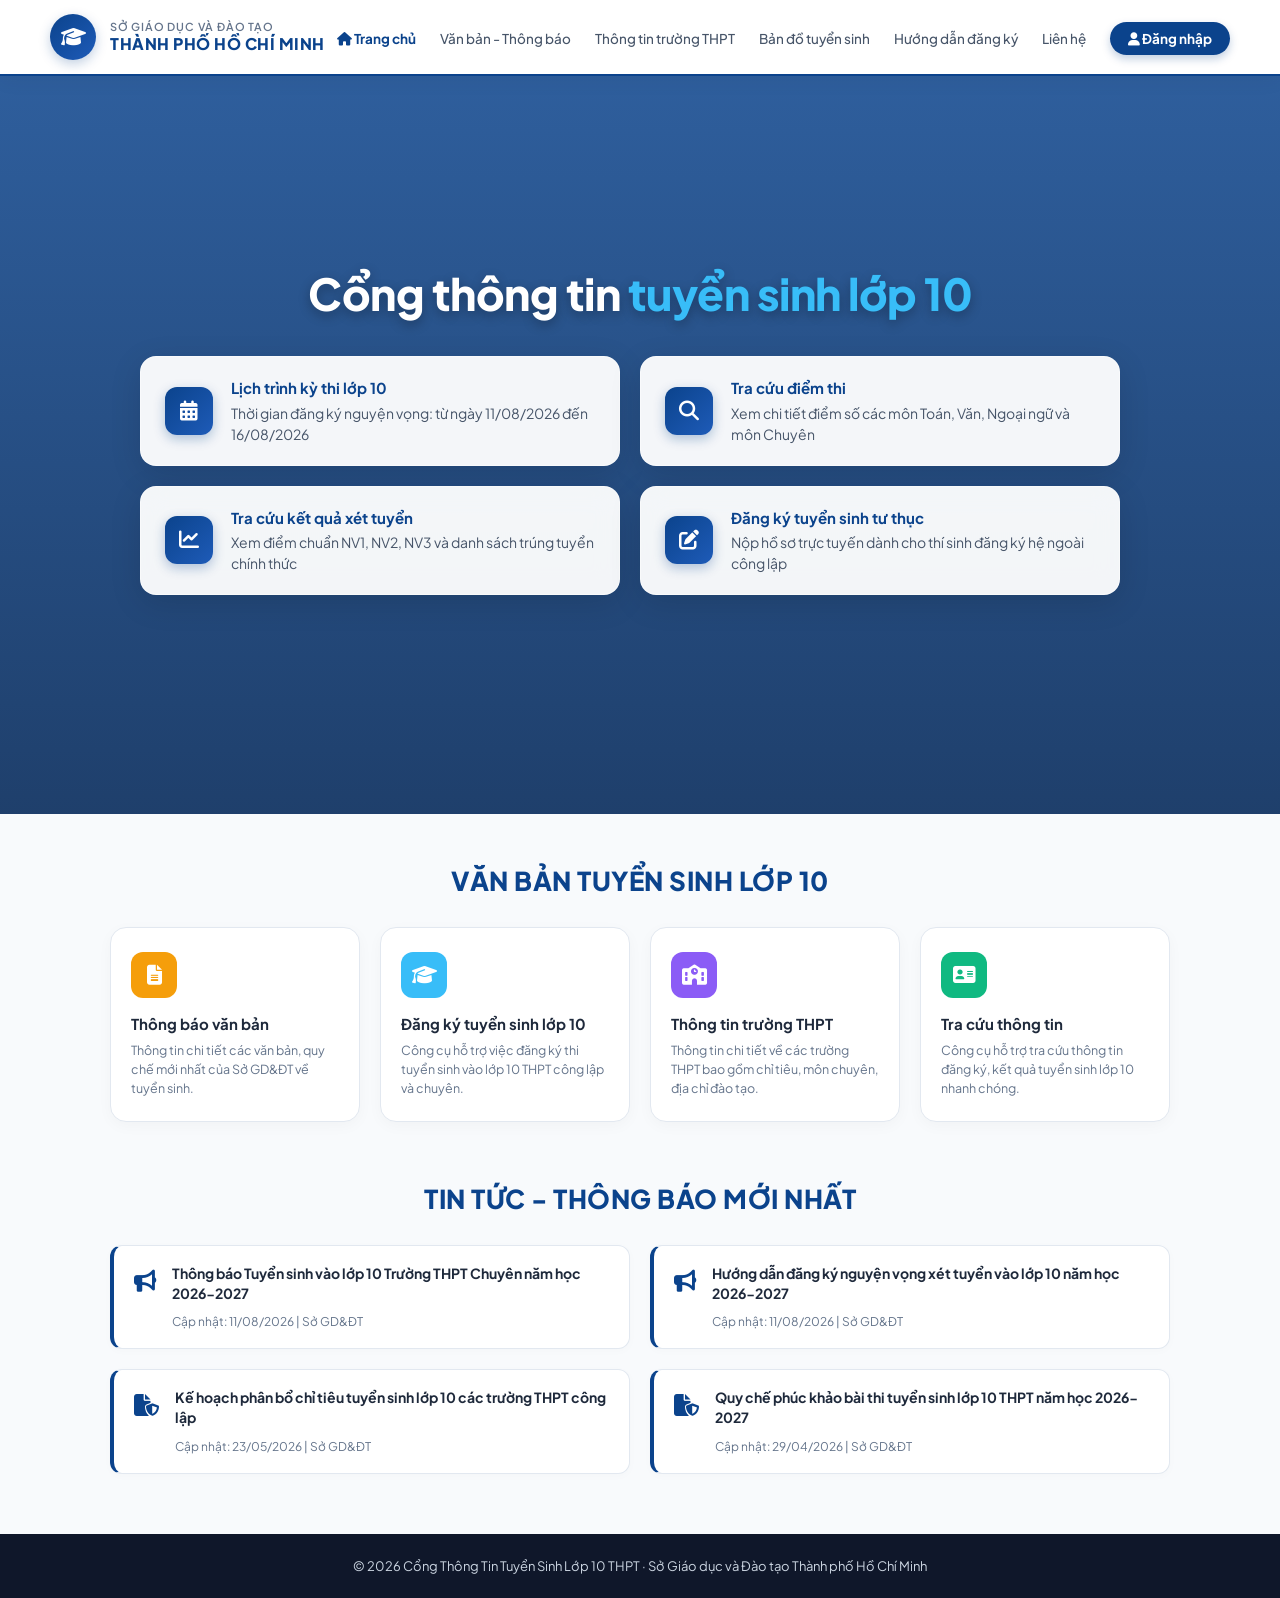
<file: HTML/index.html>
<!DOCTYPE html>
<html lang="vi">
<head>
    <meta charset="UTF-8">
    <meta name="viewport" content="width=device-width, initial-scale=1.0">
    <title>Cổng Thông Tin Tuyển Sinh Lớp 10 THPT</title>
    <!-- Font Awesome Icons & Google Fonts -->
    <link rel="stylesheet" href="https://cdnjs.cloudflare.com/ajax/libs/font-awesome/6.4.0/css/all.min.css">
    <link href="https://fonts.googleapis.com/css2?family=Plus+Jakarta+Sans:wght@300;400;500;600;700;800&display=swap" rel="stylesheet">
    <!-- Đường dẫn CSS liên kết đúng cấu trúc thư mục -->
    <link rel="stylesheet" href="../CSS/trangchu.css">
</head>
<body>

    <!-- Thanh Menu Đầu Trang -->
    <nav class="navbar">
        <div class="logo-section">
            <div class="logo-icon"><i class="fa-solid fa-graduation-cap"></i></div>
            <div class="logo-text">
                <h3>SỞ GIÁO DỤC VÀ ĐÀO TẠO</h3>
                <h2>THÀNH PHỐ HỒ CHÍ MINH</h2>
            </div>
        </div>
        <ul class="nav-links">
            <li><a href="#" class="active"><i class="fa-solid fa-house"></i> Trang chủ</a></li>
            <li><a href="#">Văn bản - Thông báo</a></li>
            <li><a href="#">Thông tin trường THPT</a></li>
            <li><a href="#">Bản đồ tuyển sinh</a></li>
            <li><a href="#">Hướng dẫn đăng ký</a></li>
            <li><a href="#">Liên hệ</a></li>
            <li><a href="dangnhap.php" class="btn-login-nav"><i class="fa-solid fa-user"></i> Đăng nhập</a></li>
        </ul>
    </nav>

    <!-- Phần Banner Trung Tâm -->
    <div class="hero-banner">
        <h1 class="hero-title">Cổng thông tin <span>tuyển sinh lớp 10</span></h1>

        <!-- Các Thẻ Chức Năng Nhanh -->
        <div class="grid-container">
            <a href="#" class="card-action">
                <div class="card-icon"><i class="fa-solid fa-calendar-days"></i></div>
                <div class="card-content">
                    <strong>Lịch trình kỳ thi lớp 10</strong>
                    Thời gian đăng ký nguyện vọng: từ ngày 11/08/2026 đến 16/08/2026
                </div>
            </a>

            <a href="#" class="card-action">
                <div class="card-icon"><i class="fa-solid fa-magnifying-glass"></i></div>
                <div class="card-content">
                    <strong>Tra cứu điểm thi</strong>
                    Xem chi tiết điểm số các môn Toán, Văn, Ngoại ngữ và môn Chuyên
                </div>
            </a>

            <a href="#" class="card-action">
                <div class="card-icon"><i class="fa-solid fa-chart-line"></i></div>
                <div class="card-content">
                    <strong>Tra cứu kết quả xét tuyển</strong>
                    Xem điểm chuẩn NV1, NV2, NV3 và danh sách trúng tuyển chính thức
                </div>
            </a>

            <a href="#" class="card-action">
                <div class="card-icon"><i class="fa-solid fa-pen-to-square"></i></div>
                <div class="card-content">
                    <strong>Đăng ký tuyển sinh tư thục</strong>
                    Nộp hồ sơ trực tuyến dành cho thí sinh đăng ký hệ ngoài công lập
                </div>
            </a>
        </div>
    </div>

    <!-- PHẦN BỔ SUNG: VĂN BẢN TUYỂN SINH -->
    <div class="section-container">
        <h3 class="section-title">Văn Bản Tuyển Sinh Lớp 10</h3>
        <div class="vb-grid">
            <div class="vb-card">
                <div class="vb-icon" style="background-color: #f59e0b;"><i class="fa-solid fa-file-lines"></i></div>
                <h4>Thông báo văn bản</h4>
                <p>Thông tin chi tiết các văn bản, quy chế mới nhất của Sở GD&ĐT về tuyển sinh.</p>
            </div>
            <div class="vb-card">
                <div class="vb-icon" style="background-color: #38bdf8;"><i class="fa-solid fa-graduation-cap"></i></div>
                <h4>Đăng ký tuyển sinh lớp 10</h4>
                <p>Công cụ hỗ trợ việc đăng ký thi tuyển sinh vào lớp 10 THPT công lập và chuyên.</p>
            </div>
            <div class="vb-card">
                <div class="vb-icon" style="background-color: #8b5cf6;"><i class="fa-solid fa-school"></i></div>
                <h4>Thông tin trường THPT</h4>
                <p>Thông tin chi tiết về các trường THPT bao gồm chỉ tiêu, môn chuyên, địa chỉ đào tạo.</p>
            </div>
            <div class="vb-card">
                <div class="vb-icon" style="background-color: #10b981;"><i class="fa-solid fa-address-card"></i></div>
                <h4>Tra cứu thông tin</h4>
                <p>Công cụ hỗ trợ tra cứu thông tin đăng ký, kết quả tuyển sinh lớp 10 nhanh chóng.</p>
            </div>
        </div>

        <!-- PHẦN BỔ SUNG: TIN TỨC - THÔNG BÁO MỚI NHẤT -->
        <h3 class="section-title">Tin Tức - Thông Báo Mới Nhất</h3>
        <div class="news-grid">
            <div class="news-card">
                <div class="news-icon"><i class="fa-solid fa-bullhorn"></i></div>
                <div class="news-content">
                    <h5>Thông báo Tuyển sinh vào lớp 10 Trường THPT Chuyên năm học 2026-2027</h5>
                    <span>Cập nhật: 11/08/2026 | Sở GD&ĐT</span>
                </div>
            </div>
            <div class="news-card">
                <div class="news-icon"><i class="fa-solid fa-bullhorn"></i></div>
                <div class="news-content">
                    <h5>Hướng dẫn đăng ký nguyện vọng xét tuyển vào lớp 10 năm học 2026-2027</h5>
                    <span>Cập nhật: 11/08/2026 | Sở GD&ĐT</span>
                </div>
            </div>
            <div class="news-card">
                <div class="news-icon"><i class="fa-solid fa-file-shield"></i></div>
                <div class="news-content">
                    <h5>Kế hoạch phân bổ chỉ tiêu tuyển sinh lớp 10 các trường THPT công lập</h5>
                    <span>Cập nhật: 23/05/2026 | Sở GD&ĐT</span>
                </div>
            </div>
            <div class="news-card">
                <div class="news-icon"><i class="fa-solid fa-file-shield"></i></div>
                <div class="news-content">
                    <h5>Quy chế phúc khảo bài thi tuyển sinh lớp 10 THPT năm học 2026-2027</h5>
                    <span>Cập nhật: 29/04/2026 | Sở GD&ĐT</span>
                </div>
            </div>
        </div>
    </div>

    <!-- Footer -->
    <div class="footer">
        <p>© 2026 Cổng Thông Tin Tuyển Sinh Lớp 10 THPT · Sở Giáo dục và Đào tạo Thành phố Hồ Chí Minh</p>
    </div>

</body>
</html>
</file>
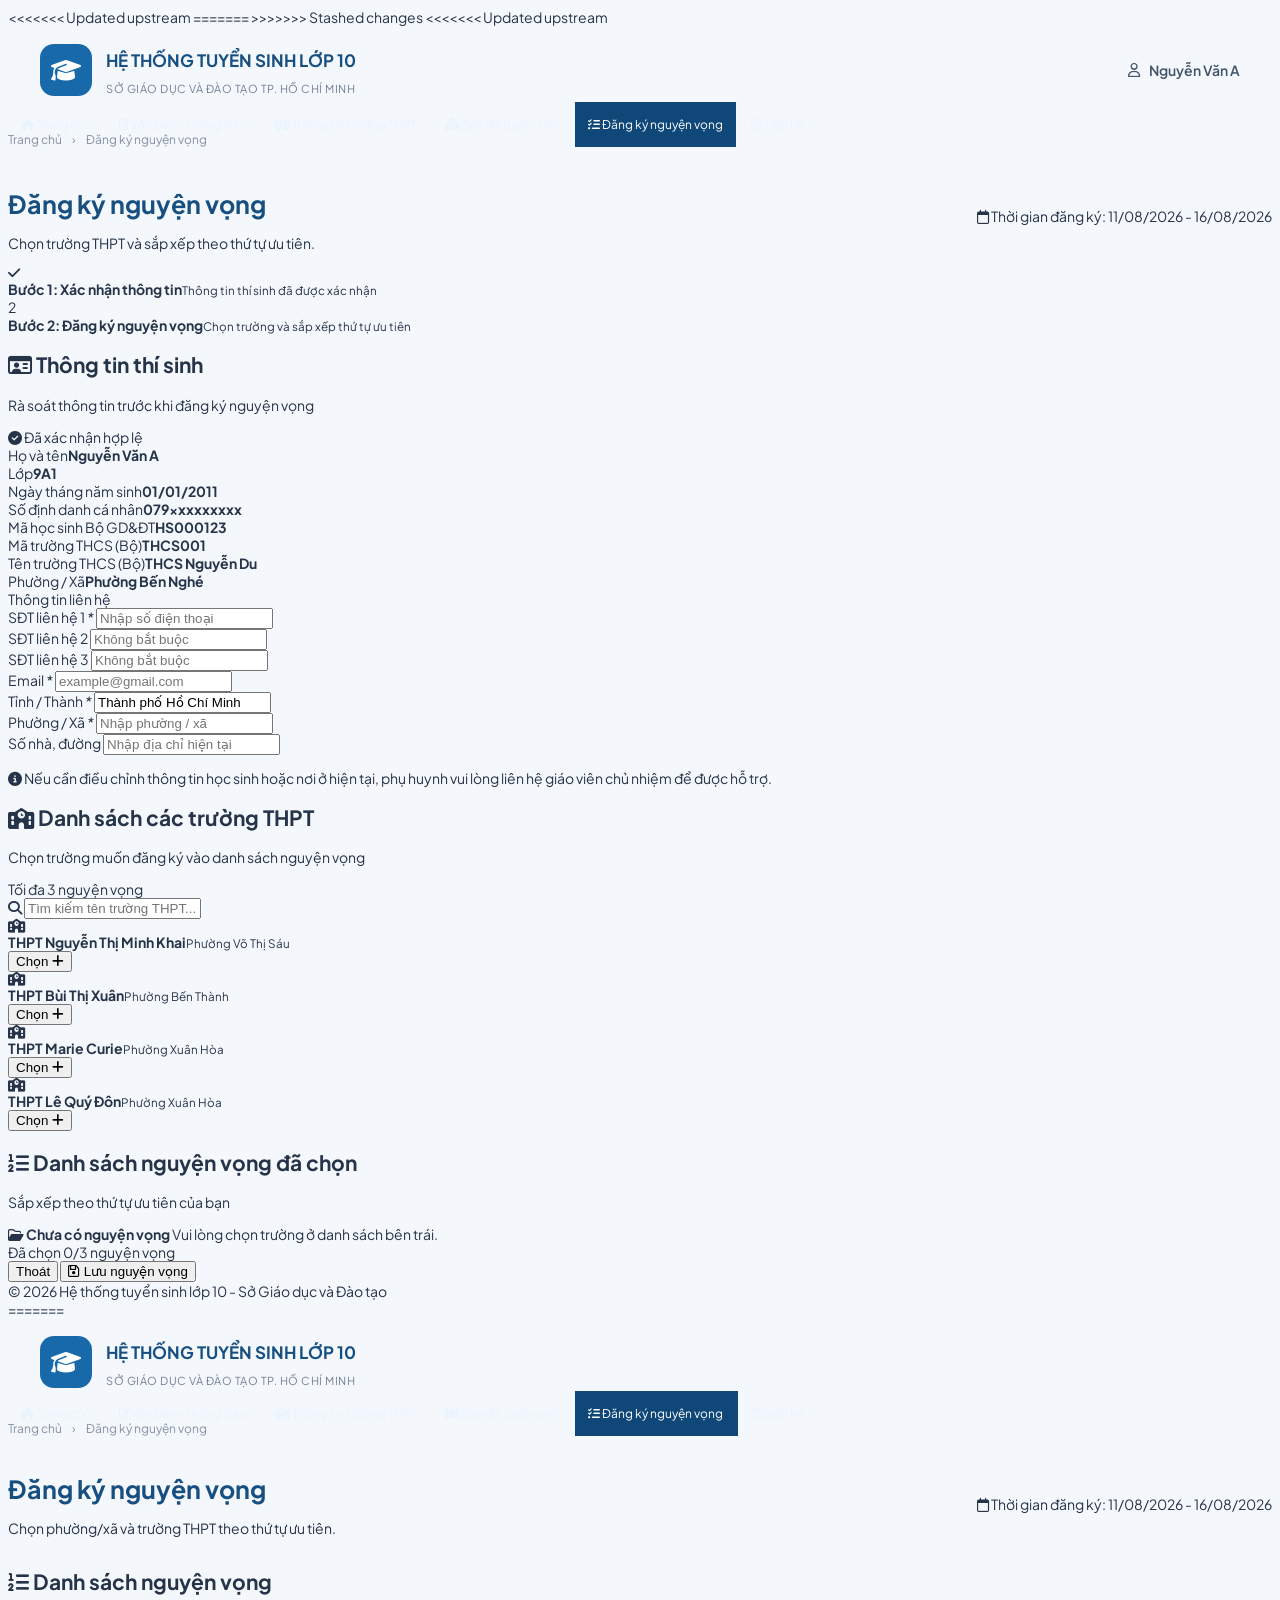
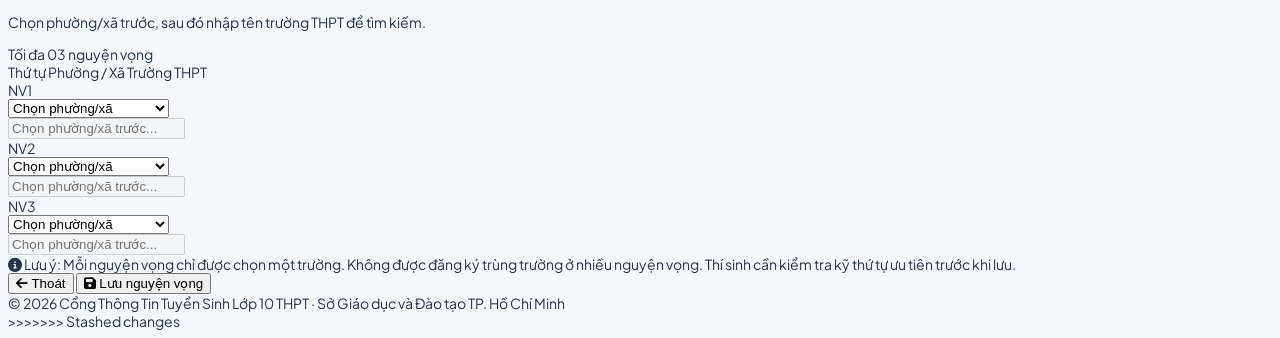
<file: HTML/dangkynguyenvong.html>
<<<<<<< Updated upstream
=======

>>>>>>> Stashed changes
<!DOCTYPE html>
<html lang="vi">
<head>
    <meta charset="UTF-8">
    <meta name="viewport" content="width=device-width, initial-scale=1.0">
    <title>Đăng ký nguyện vọng - Tuyển sinh lớp 10</title>
<<<<<<< Updated upstream
    <link rel="stylesheet" href="../CSS/dangkynguyenvong.css">
    <link rel="stylesheet" href="https://cdnjs.cloudflare.com/ajax/libs/font-awesome/6.4.0/css/all.min.css">
    <link href="https://fonts.googleapis.com/css2?family=Plus+Jakarta+Sans:wght@400;500;600;700&display=swap" rel="stylesheet">
</head>
<body>
    <header class="header">
        <div class="header-top">
            <div class="brand">
                <div class="brand-icon"><i class="fa-solid fa-graduation-cap"></i></div>
                <div>
                    <h2>HỆ THỐNG TUYỂN SINH LỚP 10</h2>
                    <p>SỞ GIÁO DỤC VÀ ĐÀO TẠO TP. HỒ CHÍ MINH</p>
                </div>
            </div>
            <div class="student">
                <i class="fa-regular fa-user"></i>
                <span>Nguyễn Văn A</span>
            </div>
        </div>
        <nav class="navbar">
            <a href="trangchu.html"><i class="fa-solid fa-house"></i> Trang chủ</a>
            <a href="#"><i class="fa-regular fa-file-lines"></i> Văn bản - Thông báo</a>
            <a href="#"><i class="fa-solid fa-school"></i> Thông tin trường THPT</a>
            <a href="#"><i class="fa-solid fa-map-location-dot"></i> Bản đồ tuyển sinh</a>
            <a class="active" href="dangkynguyenvong.html"><i class="fa-solid fa-list-check"></i> Đăng ký nguyện vọng</a>
            <a href="#"><i class="fa-regular fa-circle-question"></i> Liên hệ</a>
        </nav>
    </header>

    <main class="container">
        <div class="breadcrumb">Trang chủ <span>›</span> Đăng ký nguyện vọng</div>

        <section class="page-heading">
            <div>
                <h1>Đăng ký nguyện vọng</h1>
                <p>Chọn trường THPT và sắp xếp theo thứ tự ưu tiên.</p>
            </div>
            <div class="time-note">
                <i class="fa-regular fa-calendar"></i>
                Thời gian đăng ký: 11/08/2026 - 16/08/2026
            </div>
        </section>

        <section class="steps">
            <div class="step done">
                <span class="step-number"><i class="fa-solid fa-check"></i></span>
                <div><b>Bước 1: Xác nhận thông tin</b><small>Thông tin thí sinh đã được xác nhận</small></div>
            </div>
            <div class="step current">
                <span class="step-number">2</span>
                <div><b>Bước 2: Đăng ký nguyện vọng</b><small>Chọn trường và sắp xếp thứ tự ưu tiên</small></div>
            </div>
        </section>

        <section class="info-card">
            <div class="section-title">
                <div>
                    <h2><i class="fa-regular fa-id-card"></i> Thông tin thí sinh</h2>
                    <p>Rà soát thông tin trước khi đăng ký nguyện vọng</p>
                </div>
                <span class="valid"><i class="fa-solid fa-circle-check"></i> Đã xác nhận hợp lệ</span>
            </div>

            <div class="info-grid">
                <div class="info-item"><label>Họ và tên</label><strong>Nguyễn Văn A</strong></div>
                <div class="info-item"><label>Lớp</label><strong>9A1</strong></div>
                <div class="info-item"><label>Ngày tháng năm sinh</label><strong>01/01/2011</strong></div>
                <div class="info-item"><label>Số định danh cá nhân</label><strong>079xxxxxxxxx</strong></div>
                <div class="info-item"><label>Mã học sinh Bộ GD&ĐT</label><strong>HS000123</strong></div>
                <div class="info-item"><label>Mã trường THCS (Bộ)</label><strong>THCS001</strong></div>
                <div class="info-item"><label>Tên trường THCS (Bộ)</label><strong>THCS Nguyễn Du</strong></div>
                <div class="info-item"><label>Phường / Xã</label><strong>Phường Bến Nghé</strong></div>
            </div>

            <div class="sub-title">Thông tin liên hệ</div>
            <div class="form-grid">
                <div class="form-group">
                    <label for="phone">SĐT liên hệ 1 <em>*</em></label>
                    <input id="phone" type="tel" placeholder="Nhập số điện thoại">
                </div>
                <div class="form-group">
                    <label for="phone2">SĐT liên hệ 2</label>
                    <input id="phone2" type="tel" placeholder="Không bắt buộc">
                </div>
                <div class="form-group">
                    <label for="phone3">SĐT liên hệ 3</label>
                    <input id="phone3" type="tel" placeholder="Không bắt buộc">
                </div>
                <div class="form-group">
                    <label for="email">Email <em>*</em></label>
                    <input id="email" type="email" placeholder="example@gmail.com">
                </div>
                <div class="form-group">
                    <label for="city">Tỉnh / Thành <em>*</em></label>
                    <input id="city" type="text" value="Thành phố Hồ Chí Minh">
                </div>
                <div class="form-group">
                    <label for="ward">Phường / Xã <em>*</em></label>
                    <input id="ward" type="text" placeholder="Nhập phường / xã">
                </div>
                <div class="form-group full">
                    <label for="address">Số nhà, đường</label>
                    <input id="address" type="text" placeholder="Nhập địa chỉ hiện tại">
                </div>
            </div>
            <p class="notice"><i class="fa-solid fa-circle-info"></i> Nếu cần điều chỉnh thông tin học sinh hoặc nơi ở hiện tại, phụ huynh vui lòng liên hệ giáo viên chủ nhiệm để được hỗ trợ.</p>
        </section>

        <section class="register-layout">
            <div class="school-card">
                <div class="section-title">
                    <div>
                        <h2><i class="fa-solid fa-school"></i> Danh sách các trường THPT</h2>
                        <p>Chọn trường muốn đăng ký vào danh sách nguyện vọng</p>
                    </div>
                    <span class="limit">Tối đa 3 nguyện vọng</span>
                </div>

                <div class="search-box">
                    <i class="fa-solid fa-magnifying-glass"></i>
                    <input id="searchSchool" type="text" placeholder="Tìm kiếm tên trường THPT...">
                </div>

                <div class="school-list" id="schoolList">
                    <div class="school-row" data-name="THPT Nguyễn Thị Minh Khai">
                        <div class="school-logo"><i class="fa-solid fa-school"></i></div>
                        <div class="school-info"><b>THPT Nguyễn Thị Minh Khai</b><small>Phường Võ Thị Sáu</small></div>
                        <button class="choose-btn" onclick="chonTruong('THPT Nguyễn Thị Minh Khai')">Chọn <i class="fa-solid fa-plus"></i></button>
                    </div>
                    <div class="school-row" data-name="THPT Bùi Thị Xuân">
                        <div class="school-logo"><i class="fa-solid fa-school"></i></div>
                        <div class="school-info"><b>THPT Bùi Thị Xuân</b><small>Phường Bến Thành</small></div>
                        <button class="choose-btn" onclick="chonTruong('THPT Bùi Thị Xuân')">Chọn <i class="fa-solid fa-plus"></i></button>
                    </div>
                    <div class="school-row" data-name="THPT Marie Curie">
                        <div class="school-logo"><i class="fa-solid fa-school"></i></div>
                        <div class="school-info"><b>THPT Marie Curie</b><small>Phường Xuân Hòa</small></div>
                        <button class="choose-btn" onclick="chonTruong('THPT Marie Curie')">Chọn <i class="fa-solid fa-plus"></i></button>
                    </div>
                    <div class="school-row" data-name="THPT Lê Quý Đôn">
                        <div class="school-logo"><i class="fa-solid fa-school"></i></div>
                        <div class="school-info"><b>THPT Lê Quý Đôn</b><small>Phường Xuân Hòa</small></div>
                        <button class="choose-btn" onclick="chonTruong('THPT Lê Quý Đôn')">Chọn <i class="fa-solid fa-plus"></i></button>
                    </div>
                </div>
            </div>

            <div class="selected-card">
                <div class="section-title">
                    <div>
                        <h2><i class="fa-solid fa-list-ol"></i> Danh sách nguyện vọng đã chọn</h2>
                        <p>Sắp xếp theo thứ tự ưu tiên của bạn</p>
                    </div>
                </div>
                <div id="selectedList" class="selected-list">
                    <div class="empty-state">
                        <i class="fa-regular fa-folder-open"></i>
                        <b>Chưa có nguyện vọng</b>
                        <span>Vui lòng chọn trường ở danh sách bên trái.</span>
                    </div>
                </div>
                <div class="selected-footer">
                    <span id="countText">Đã chọn 0/3 nguyện vọng</span>
                    <div class="action-buttons">
                        <button class="btn btn-light" onclick="thoatTrang()">Thoát</button>
                        <button class="btn btn-primary" onclick="luuNguyenVong()"><i class="fa-regular fa-floppy-disk"></i> Lưu nguyện vọng</button>
                    </div>
                </div>
            </div>
        </section>
        <div id="message" class="message"></div>
        <footer>© 2026 Hệ thống tuyển sinh lớp 10 - Sở Giáo dục và Đào tạo</footer>
    </main>

    <script>
        // Danh sách nguyện vọng đang chọn trên màn hình
        let nguyenVong = [];

        function chonTruong(tenTruong) {
            if (nguyenVong.includes(tenTruong)) {
                hienThongBao("Trường này đã có trong danh sách nguyện vọng.", "error");
                return;
            }
            if (nguyenVong.length >= 3) {
                hienThongBao("Bạn chỉ được đăng ký tối đa 3 nguyện vọng.", "error");
                return;
            }
            nguyenVong.push(tenTruong);
            hienThiNguyenVong();
        }

        function xoaTruong(index) {
            nguyenVong.splice(index, 1);
            hienThiNguyenVong();
        }

        function doiThuTu(index, huong) {
            const viTriMoi = index + huong;
            if (viTriMoi < 0 || viTriMoi >= nguyenVong.length) return;
            [nguyenVong[index], nguyenVong[viTriMoi]] =
                [nguyenVong[viTriMoi], nguyenVong[index]];
            hienThiNguyenVong();
        }

        function hienThiNguyenVong() {
            const danhSach = document.getElementById("selectedList");
            document.getElementById("countText").innerText =
                "Đã chọn " + nguyenVong.length + "/3 nguyện vọng";

            if (nguyenVong.length === 0) {
                danhSach.innerHTML = `<div class="empty-state">
                    <i class="fa-regular fa-folder-open"></i>
                    <b>Chưa có nguyện vọng</b>
                    <span>Vui lòng chọn trường ở danh sách bên trái.</span>
                </div>`;
                return;
            }

            danhSach.innerHTML = "";
            nguyenVong.forEach((ten, index) => {
                danhSach.innerHTML += `
                    <div class="selected-item">
                        <div class="priority">${index + 1}</div>
                        <div class="selected-name">
                            <b>${ten}</b>
                            <small>Nguyện vọng ${index + 1}</small>
                        </div>
                        <div class="item-actions">
                            <button title="Lên" onclick="doiThuTu(${index}, -1)" ${index === 0 ? "disabled" : ""}><i class="fa-solid fa-arrow-up"></i></button>
                            <button title="Xuống" onclick="doiThuTu(${index}, 1)" ${index === nguyenVong.length - 1 ? "disabled" : ""}><i class="fa-solid fa-arrow-down"></i></button>
                            <button class="delete-btn" title="Xóa" onclick="xoaTruong(${index})"><i class="fa-solid fa-trash"></i></button>
                        </div>
                    </div>`;
            });
        }

        function luuNguyenVong() {
            const phone = document.getElementById("phone").value.trim();
            const email = document.getElementById("email").value.trim();

            if (!phone || !email) {
                hienThongBao("Vui lòng nhập SĐT liên hệ 1 và Email.", "error");
                return;
            }
            if (nguyenVong.length === 0) {
                hienThongBao("Bạn chưa chọn nguyện vọng nào.", "error");
                return;
            }

            // Demo lưu trên trình duyệt. Khi kết nối CSDL, thay bằng API gửi dữ liệu.
            localStorage.setItem("nguyenVongDaLuu", JSON.stringify(nguyenVong));
            hienThongBao("Danh sách nguyện vọng đã được lưu thành công!", "success");
        }

        function thoatTrang() {
            if (confirm("Bạn có chắc chắn muốn thoát khỏi trang đăng ký nguyện vọng?")) {
                window.location.href = "trangchu.html";
            }
        }

        function hienThongBao(noiDung, loai) {
            const message = document.getElementById("message");
            message.className = "message " + loai;
            message.innerText = noiDung;
            message.style.display = "block";
        }

        document.getElementById("searchSchool").addEventListener("input", function () {
            const tuKhoa = this.value.toLowerCase();
            document.querySelectorAll(".school-row").forEach(function (row) {
                row.style.display = row.dataset.name.toLowerCase().includes(tuKhoa) ? "flex" : "none";
            });
        });
    </script>
=======

    <link rel="stylesheet" href="https://cdnjs.cloudflare.com/ajax/libs/font-awesome/6.4.0/css/all.min.css">
    <link href="https://fonts.googleapis.com/css2?family=Plus+Jakarta+Sans:wght@400;500;600;700&display=swap" rel="stylesheet">

    <link rel="stylesheet" href="../CSS/dangkynguyenvong.css">
</head>

<body>

<!-- HEADER -->
<header class="header">
    <div class="header-top">
        <div class="brand">
            <div class="brand-icon">
                <i class="fa-solid fa-graduation-cap"></i>
            </div>

            <div>
                <h2>HỆ THỐNG TUYỂN SINH LỚP 10</h2>
                <p>SỞ GIÁO DỤC VÀ ĐÀO TẠO TP. HỒ CHÍ MINH</p>
            </div>
        </div>
    </div>
</header>

<!-- MENU -->
<nav class="navbar">
    <a href="trangchu.html">
        <i class="fa-solid fa-house"></i> Trang chủ
    </a>

    <a href="#">
        <i class="fa-regular fa-file-lines"></i> Văn bản - Thông báo
    </a>

    <a href="#">
        <i class="fa-solid fa-school"></i> Thông tin trường THPT
    </a>

    <a href="#">
        <i class="fa-solid fa-map"></i> Bản đồ tuyển sinh
    </a>

    <a href="#" class="active">
        <i class="fa-solid fa-list-check"></i> Đăng ký nguyện vọng
    </a>

    <a href="#">
        <i class="fa-regular fa-circle-question"></i> Liên hệ
    </a>
</nav>

<!-- NỘI DUNG CHÍNH -->
<main class="container">

    <div class="breadcrumb">
        Trang chủ <span>›</span> Đăng ký nguyện vọng
    </div>

    <div class="page-heading">
        <div>
            <h1>Đăng ký nguyện vọng</h1>
            <p>Chọn phường/xã và trường THPT theo thứ tự ưu tiên.</p>
        </div>

        <div class="time-note">
            <i class="fa-regular fa-calendar"></i>
            Thời gian đăng ký: 11/08/2026 - 16/08/2026
        </div>
    </div>

    <!-- KHUNG ĐĂNG KÝ -->
    <section class="register-card">

        <div class="section-title">
            <div>
                <h2>
                    <i class="fa-solid fa-list-ol"></i>
                    Danh sách nguyện vọng
                </h2>

                <p>
                    Chọn phường/xã trước, sau đó nhập tên trường THPT để tìm kiếm.
                </p>
            </div>

            <span class="limit">Tối đa 03 nguyện vọng</span>
        </div>

        <!-- TIÊU ĐỀ CỘT -->
        <div class="column-heading">
            <span>Thứ tự</span>
            <span>Phường / Xã</span>
            <span>Trường THPT</span>
        </div>

        <!-- NGUYỆN VỌNG 1 -->
        <div class="preference-row">

            <div class="priority-label">NV1</div>

            <div class="ward-field">
                <select class="ward-select" data-index="0">
                    <option value="">Chọn phường/xã</option>
                </select>
            </div>

            <div class="school-field">
                <div class="input-wrapper">
                    <input
                        type="text"
                        class="school-input"
                        data-index="0"
                        placeholder="Chọn phường/xã trước..."
                        autocomplete="off"
                        disabled
                    >
                </div>

                <div class="suggestions"></div>
            </div>

        </div>

        <!-- NGUYỆN VỌNG 2 -->
        <div class="preference-row">

            <div class="priority-label">NV2</div>

            <div class="ward-field">
                <select class="ward-select" data-index="1">
                    <option value="">Chọn phường/xã</option>
                </select>
            </div>

            <div class="school-field">
                <div class="input-wrapper">
                    <input
                        type="text"
                        class="school-input"
                        data-index="1"
                        placeholder="Chọn phường/xã trước..."
                        autocomplete="off"
                        disabled
                    >
                </div>

                <div class="suggestions"></div>
            </div>

        </div>

        <!-- NGUYỆN VỌNG 3 -->
        <div class="preference-row">

            <div class="priority-label">NV3</div>

            <div class="ward-field">
                <select class="ward-select" data-index="2">
                    <option value="">Chọn phường/xã</option>
                </select>
            </div>

            <div class="school-field">
                <div class="input-wrapper">
                    <input
                        type="text"
                        class="school-input"
                        data-index="2"
                        placeholder="Chọn phường/xã trước..."
                        autocomplete="off"
                        disabled
                    >
                </div>

                <div class="suggestions"></div>
            </div>

        </div>

        <!-- LƯU Ý -->
        <div class="notice">
            <i class="fa-solid fa-circle-info"></i>

            Lưu ý: Mỗi nguyện vọng chỉ được chọn một trường.
            Không được đăng ký trùng trường ở nhiều nguyện vọng.
            Thí sinh cần kiểm tra kỹ thứ tự ưu tiên trước khi lưu.
        </div>

        <!-- THÔNG BÁO -->
        <div id="message" class="message"></div>

        <!-- NÚT CHỨC NĂNG -->
        <div class="action-buttons">

            <button
                type="button"
                class="btn btn-light"
                onclick="cancelRegistration()"
            >
                <i class="fa-solid fa-arrow-left"></i>
                Thoát
            </button>

            <button
                type="button"
                class="btn btn-primary"
                onclick="saveRegistration()"
            >
                <i class="fa-solid fa-floppy-disk"></i>
                Lưu nguyện vọng
            </button>

        </div>

    </section>

</main>

<!-- FOOTER -->
<footer>
    © 2026 Cổng Thông Tin Tuyển Sinh Lớp 10 THPT ·
    Sở Giáo dục và Đào tạo TP. Hồ Chí Minh
</footer>

<script>

// =====================================
// 1. DỮ LIỆU MẪU PHƯỜNG/XÃ VÀ TRƯỜNG
// =====================================

const schoolData = {

    "Phường Bến Nghé": [
        "THPT Trưng Vương",
        "THPT Lê Quý Đôn",
        "THPT Marie Curie"
    ],

    "Phường Bến Thành": [
        "THPT Nguyễn Thị Minh Khai",
        "THPT Lê Thị Hồng Gấm"
    ],

    "Phường Tân Định": [
        "THPT Võ Thị Sáu",
        "THPT Hoàng Hoa Thám"
    ],

    "Phường Cầu Ông Lãnh": [
        "THPT Ten Lơ Man",
        "THPT Ernst Thälmann"
    ],

    "Phường Sài Gòn": [
        "THPT chuyên Trần Đại Nghĩa",
        "THPT Nguyễn Thị Diệu"
    ]

};


// =====================================
// 2. LẤY CÁC PHẦN TỬ HTML
// =====================================

const wardSelects = document.querySelectorAll(".ward-select");
const schoolInputs = document.querySelectorAll(".school-input");

// Lưu trường đã chọn ở từng nguyện vọng
const selectedSchools = ["", "", ""];


// =====================================
// 3. HIỂN THỊ DANH SÁCH PHƯỜNG/XÃ
// =====================================

wardSelects.forEach(select => {

    Object.keys(schoolData).forEach(ward => {

        const option = document.createElement("option");

        option.value = ward;
        option.textContent = ward;

        select.appendChild(option);

    });

});


// =====================================
// 4. KIỂM TRA TRƯỜNG ĐÃ ĐƯỢC CHỌN
// =====================================

function isSchoolSelected(school, currentIndex) {

    return selectedSchools.some((item, index) => {

        return index !== currentIndex && item === school;

    });

}


// =====================================
// 5. HIỂN THỊ THÔNG BÁO
// =====================================

function showMessage(content, type) {

    const message = document.getElementById("message");

    message.textContent = content;
    message.className = "message";

    if (content) {
        message.classList.add(type);
    }

}


// =====================================
// 6. KHI THAY ĐỔI PHƯỜNG/XÃ
// =====================================

wardSelects.forEach(select => {

    select.addEventListener("change", function () {

        const index = Number(this.dataset.index);

        const input = schoolInputs[index];

        const suggestionBox =
            input.closest(".school-field").querySelector(".suggestions");

        // Xóa trường đã chọn trước đó
        input.value = "";
        selectedSchools[index] = "";

        // Cho phép nhập trường khi đã chọn phường/xã
        if (this.value) {

            input.disabled = false;
            input.placeholder = "Nhập tên trường cần tìm...";

        } else {

            input.disabled = true;
            input.placeholder = "Chọn phường/xã trước...";

        }

        suggestionBox.innerHTML = "";
        suggestionBox.style.display = "none";

        showMessage("", "");

    });

});


// =====================================
// 7. TÌM KIẾM TRƯỜNG THEO PHƯỜNG/XÃ
// =====================================

schoolInputs.forEach(input => {

    input.addEventListener("input", function () {

        const index = Number(this.dataset.index);

        const ward = wardSelects[index].value;

        const keyword = this.value.trim().toLowerCase();

        const suggestionBox =
            this.closest(".school-field").querySelector(".suggestions");

        // Khi người dùng sửa tên trường,
        // hủy lựa chọn trường trước đó
        selectedSchools[index] = "";

        suggestionBox.innerHTML = "";

        if (!ward || !keyword) {

            suggestionBox.style.display = "none";
            return;

        }

        // Lấy danh sách trường thuộc phường/xã
        const schools = schoolData[ward] || [];

        // Lọc trường theo từ khóa
        const results = schools.filter(school => {

            return school.toLowerCase().includes(keyword);

        });

        // Không hiển thị trường đã được chọn ở nguyện vọng khác
        const availableSchools = results.filter(school => {

            return !isSchoolSelected(school, index);

        });

        // Không có kết quả
        if (availableSchools.length === 0) {

            const noResult = document.createElement("div");

            noResult.className = "no-result";
            noResult.textContent = "Không tìm thấy trường phù hợp.";

            suggestionBox.appendChild(noResult);

        } else {

            // Hiển thị các trường phù hợp
            availableSchools.forEach(school => {

                const item = document.createElement("div");

                item.className = "suggestion-item";
                item.textContent = school;

                item.addEventListener("click", function () {

                    selectSchool(index, school);

                });

                suggestionBox.appendChild(item);

            });

        }

        suggestionBox.style.display = "block";

        showMessage("", "");

    });


    // Hiển thị lại gợi ý khi nhấn vào ô nhập
    input.addEventListener("focus", function () {

        if (!this.disabled && this.value.trim() !== "") {

            this.dispatchEvent(new Event("input"));

        }

    });

});


// =====================================
// 8. CHỌN TRƯỜNG TỪ DANH SÁCH GỢI Ý
// =====================================

function selectSchool(index, school) {

    // Kiểm tra trùng trường
    if (isSchoolSelected(school, index)) {
        showMessage(
            "Trường này đã được chọn ở nguyện vọng khác.",
            "error"
        );
        return;
    }

    // Lưu trường được chọn
    selectedSchools[index] = school;

    // Hiển thị tên trường trong ô nhập
    schoolInputs[index].value = school;

    // Đóng danh sách gợi ý
    const suggestionBox =
        schoolInputs[index].closest(".school-field").querySelector(".suggestions");

    suggestionBox.style.display = "none";

    // Xóa thông báo, không báo thành công tại đây
    showMessage("", "");
}


// =====================================
// 9. ĐÓNG DANH SÁCH GỢI Ý KHI NHẤN RA NGOÀI
// =====================================

document.addEventListener("click", function (event) {

    if (!event.target.closest(".school-field")) {

        document.querySelectorAll(".suggestions").forEach(box => {

            box.style.display = "none";

        });

    }

});


// =====================================
// 10. LƯU NGUYỆN VỌNG
// =====================================

function saveRegistration() {

    const wards = [];
    const schools = [];

    for (let i = 0; i < 3; i++) {

        const ward = wardSelects[i].value;

        const school = selectedSchools[i];

        const typedSchool = schoolInputs[i].value.trim();


        // Đã nhập tên trường nhưng chưa chọn từ gợi ý
        if (typedSchool && !school) {

            showMessage(
                "Vui lòng chọn trường từ danh sách gợi ý ở nguyện vọng " + (i + 1) + ".",
                "error"
            );

            return;

        }


        // Đã chọn phường/xã nhưng chưa chọn trường
        if (ward && !school) {

            showMessage(
                "Vui lòng chọn trường cho nguyện vọng " + (i + 1) + ".",
                "error"
            );

            return;

        }


        // Đã chọn trường nhưng chưa chọn phường/xã
        if (school && !ward) {

            showMessage(
                "Vui lòng chọn phường/xã cho nguyện vọng " + (i + 1) + ".",
                "error"
            );

            return;

        }


        wards.push(ward);
        schools.push(school);

    }


    // Kiểm tra đã đăng ký ít nhất một nguyện vọng
    if (!schools.some(Boolean)) {

        showMessage(
            "Bạn chưa đăng ký nguyện vọng nào.",
            "error"
        );

        return;

    }


    // Kiểm tra trùng trường lần cuối
    const registeredSchools = schools.filter(Boolean);

    if (new Set(registeredSchools).size !== registeredSchools.length) {

        showMessage(
            "Không được đăng ký trùng trường ở nhiều nguyện vọng.",
            "error"
        );

        return;

    }


    // Tạo dữ liệu nguyện vọng
    const registration = {

        wards: wards,

        schools: schools,

        savedAt: new Date().toISOString()

    };


    // Lưu vào trình duyệt
    localStorage.setItem(
        "nguyenVongTuyenSinh",
        JSON.stringify(registration)
    );


    // Thông báo lưu thành công
    showMessage(
        "Lưu nguyện vọng thành công!",
        "success"
    );

}


// =====================================
// 11. THOÁT TRANG
// =====================================

function cancelRegistration() {

    const confirmExit = confirm(
        "Bạn có chắc chắn muốn thoát? Những thay đổi chưa lưu sẽ không được ghi nhận."
    );

    if (confirmExit) {

        window.location.href = "trangchu.html";

    }

}

</script>

>>>>>>> Stashed changes
</body>
</html>
</file>
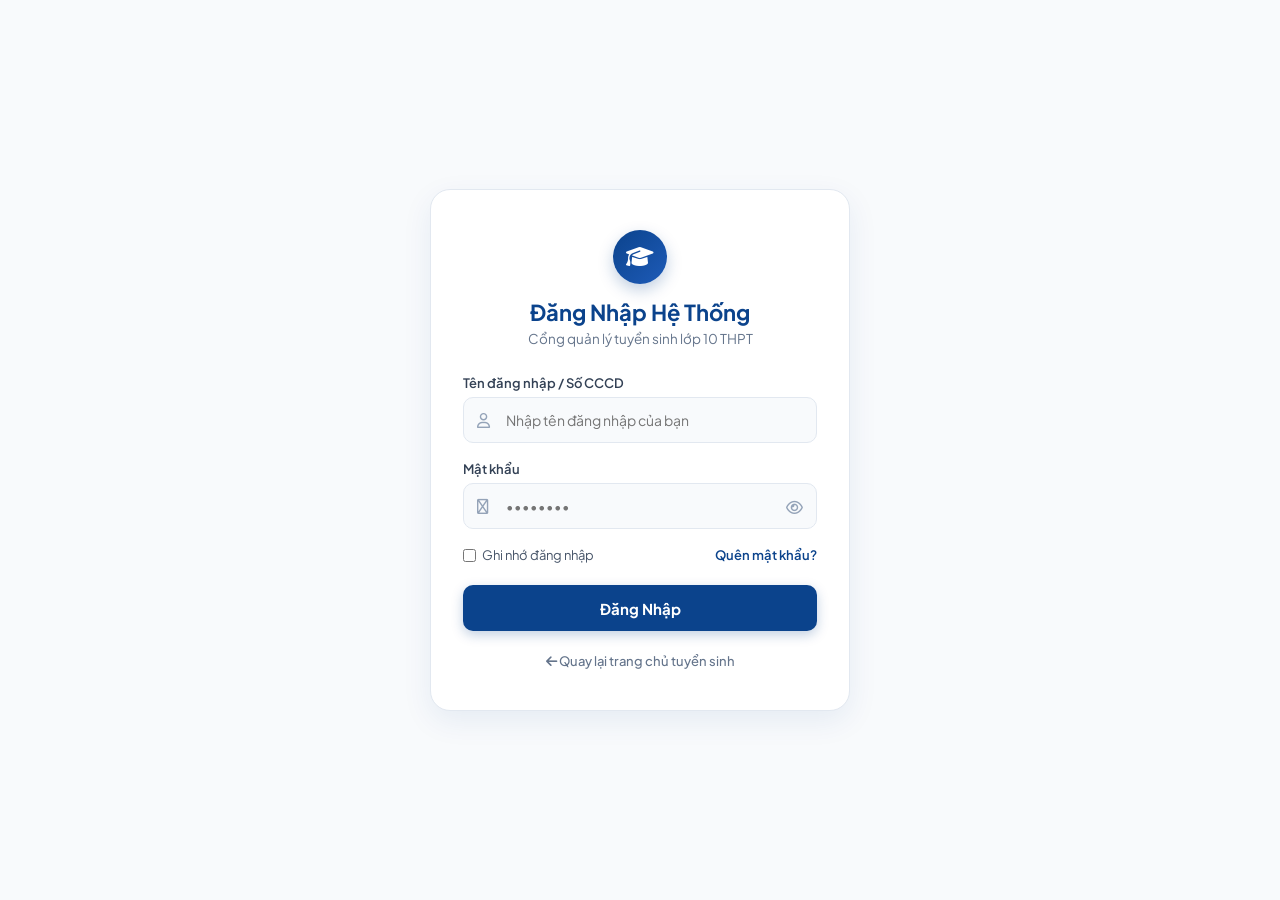
<file: HTML/dangnhap.html>
<!DOCTYPE html>
<html lang="vi">
<head>
    <meta charset="utf-8">
    <meta name="viewport" content="width=device-width, initial-scale=1.0">
    <title>Đăng nhập - Hệ thống Tuyển sinh Lớp 10</title>
    <!-- Font Awesome & Google Fonts -->
    <link rel="stylesheet" href="https://cdnjs.cloudflare.com/ajax/libs/font-awesome/6.4.0/css/all.min.css">
    <link href="https://fonts.googleapis.com/css2?family=Plus+Jakarta+Sans:wght@400;500;600;700&display=swap" rel="stylesheet">
    <!-- Đường dẫn CSS liên kết đúng cấu trúc thư mục -->
    <link rel="stylesheet" href="../CSS/dangnhap.css">
</head>
<body>

    <div class="login-container">
        <!-- Logo và Tiêu đề -->
        <div class="login-header">
            <div class="logo-circle">
                <i class="fa-solid fa-graduation-cap"></i>
            </div>
            <h2>Đăng Nhập Hệ Thống</h2>
            <p>Cổng quản lý tuyển sinh lớp 10 THPT</p>
        </div>

        <!-- Form Đăng nhập -->
        <form id="loginForm">
            <!-- Tên đăng nhập / Số CCCD -->
            <div class="form-group">
                <label class="form-label" for="username">Tên đăng nhập / Số CCCD</label>
                <div class="input-wrap">
                    <i class="fa-regular fa-user input-icon"></i>
                    <input type="text" id="username" class="form-control" placeholder="Nhập tên đăng nhập của bạn" required>
                </div>
            </div>

            <!-- Mật khẩu -->
            <div class="form-group">
                <label class="form-label" for="password">Mật khẩu</label>
                <div class="input-wrap">
                    <i class="fa-regular fa-lock input-icon"></i>
                    <input type="password" id="password" class="form-control" placeholder="••••••••" required>
                    <button type="button" class="toggle-password" onclick="togglePassword()">
                        <i class="fa-regular fa-eye" id="eye-icon"></i>
                    </button>
                </div>
            </div>

            <!-- Tùy chọn nhớ tài khoản & quên mật khẩu -->
            <div class="form-options">
                <label class="remember-me">
                    <input type="checkbox"> Ghi nhớ đăng nhập
                </label>
                <a href="#" class="forgot-pass">Quên mật khẩu?</a>
            </div>

            <!-- Nút bấm đăng nhập -->
            <button type="submit" class="btn-login">Đăng Nhập</button>
        </form>

        <!-- Quay về trang chủ -->
        <div class="back-home">
            <a href="trangchu.html"><i class="fa-solid fa-arrow-left"></i> Quay lại trang chủ tuyển sinh</a>
        </div>
    </div>

    <script>
    // Ẩn/hiện mật khẩu
    function togglePassword() {
        const passwordInput = document.getElementById('password');
        const eyeIcon = document.getElementById('eye-icon');

        if (passwordInput.type === 'password') {
            passwordInput.type = 'text';
            eyeIcon.className = 'fa-regular fa-eye-slash';
        } else {
            passwordInput.type = 'password';
            eyeIcon.className = 'fa-regular fa-eye';
        }
    }

    // Nếu đã đăng nhập thì chuyển thẳng đến đăng ký nguyện vọng
    window.onload = function () {
        if (sessionStorage.getItem("isLoggedIn") === "true") {
            window.location.href = "dangkynguyenvong.html";
        }
    };

    // Xử lý đăng nhập demo
    document.getElementById("loginForm").addEventListener("submit", function (event) {
        event.preventDefault();

        const username = document.getElementById("username").value.trim();
        const password = document.getElementById("password").value.trim();

        if (username === "" || password === "") {
            alert("Vui lòng nhập đầy đủ tài khoản và mật khẩu!");
            return;
        }

        sessionStorage.setItem("isLoggedIn", "true");

        alert("Đăng nhập thành công!");

        window.location.href = "dangkynguyenvong.html";
    });
</script>
</body>
</html>
</file>
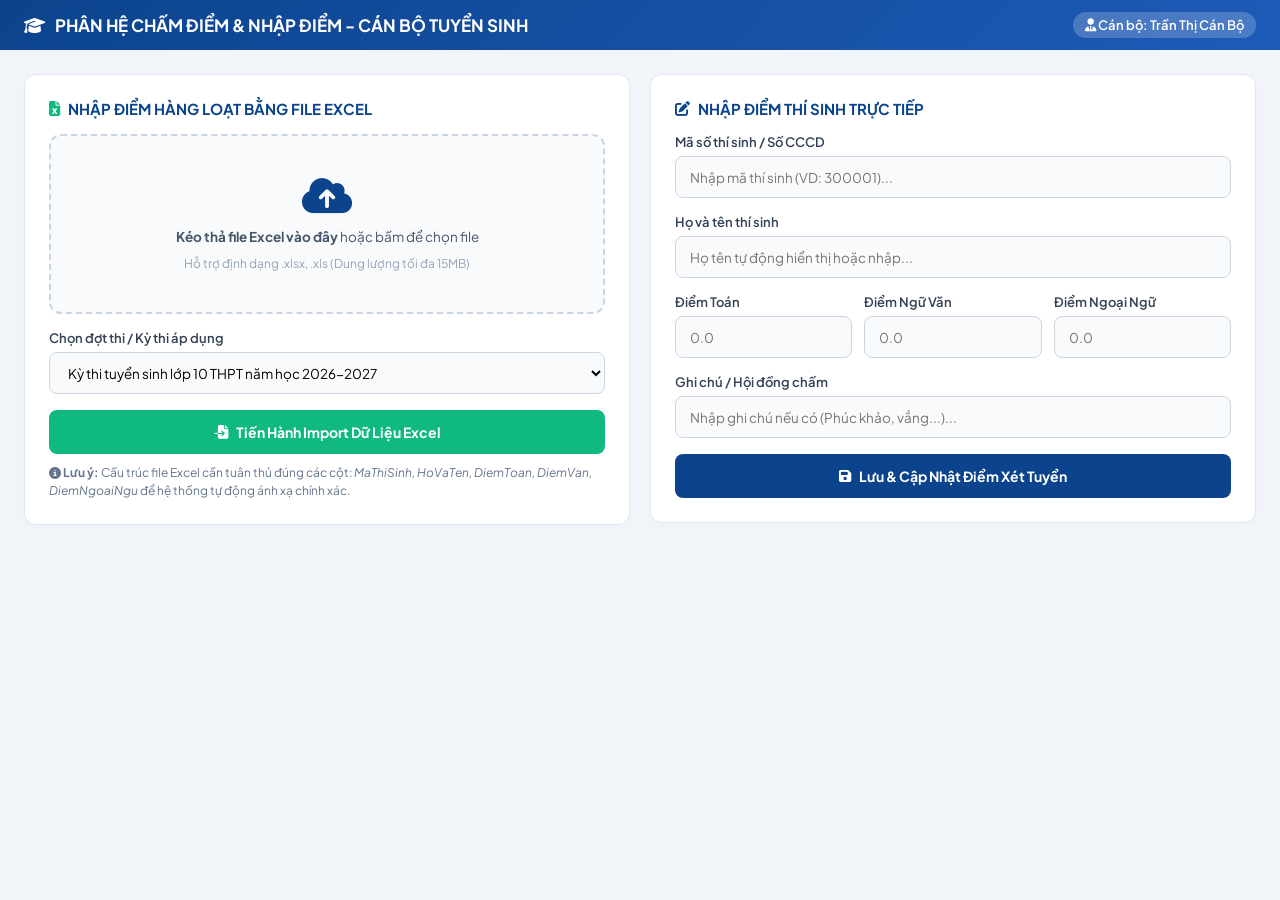
<file: HTML/nhapdiem.html>
<!DOCTYPE html>
<html lang="vi">
<head>
    <meta charset="UTF-8">
    <meta name="viewport" content="width=device-width, initial-scale=1.0">
    <title>Phân hệ Nhập Điểm & Import Excel - Cán bộ Tuyển sinh</title>
    <link rel="stylesheet" href="https://cdnjs.cloudflare.com/ajax/libs/font-awesome/6.4.0/css/all.min.css">
    <link href="https://fonts.googleapis.com/css2?family=Plus+Jakarta+Sans:wght@400;500;600;700&display=swap" rel="stylesheet">
    <style>
        * { margin: 0; padding: 0; box-sizing: border-box; font-family: 'Plus Jakarta Sans', sans-serif; }
        body { background-color: #f1f5f9; color: #1e293b; display: flex; flex-direction: column; min-height: 100vh; }

        /* Top Header */
        .top-navbar {
            background: linear-gradient(135deg, #0b438c, #1e5bb8);
            color: white;
            padding: 12px 24px;
            display: flex;
            justify-content: space-between;
            align-items: center;
        }
        .navbar-brand { display: flex; align-items: center; gap: 10px; font-size: 17px; font-weight: 700; }
        .user-badge { background: rgba(255,255,255,0.2); padding: 5px 12px; border-radius: 20px; font-size: 13px; font-weight: 600; }

        /* Main Layout 2 Cột: Trái (Import Excel), Phải (Nhập điểm thủ công) */
        .main-layout {
            padding: 24px;
            display: grid;
            grid-template-columns: 1fr 1fr;
            gap: 20px;
            flex: 1;
        }

        .panel-card {
            background: #ffffff;
            border-radius: 12px;
            border: 1px solid #e2e8f0;
            padding: 24px;
            box-shadow: 0 2px 6px rgba(0,0,0,0.02);
            height: fit-content;
        }

        .panel-title {
            font-size: 15px;
            font-weight: 700;
            color: #0b438c;
            margin-bottom: 16px;
            display: flex;
            align-items: center;
            gap: 8px;
            text-transform: uppercase;
        }

        /* Vùng kéo thả file Excel (Upload Box) */
        .upload-dropzone {
            border: 2px dashed #cbd5e1;
            border-radius: 12px;
            padding: 40px 20px;
            text-align: center;
            background: #f8fafc;
            cursor: pointer;
            transition: all 0.2s;
            margin-bottom: 16px;
        }
        .upload-dropzone:hover {
            border-color: #0b438c;
            background: #eef2ff;
        }
        .upload-dropzone i {
            font-size: 40px;
            color: #0b438c;
            margin-bottom: 12px;
        }
        .upload-dropzone p {
            font-size: 13.5px;
            color: #475569;
            margin-bottom: 6px;
        }
        .upload-dropzone span {
            font-size: 12px;
            color: #94a3b8;
        }

        /* Form Nhập điểm thủ công */
        .form-group {
            margin-bottom: 16px;
        }
        .form-label {
            display: block;
            font-size: 13px;
            font-weight: 600;
            color: #334155;
            margin-bottom: 6px;
        }
        .form-control {
            width: 100%;
            height: 42px;
            padding: 0 14px;
            border: 1px solid #cbd5e1;
            border-radius: 8px;
            font-size: 13.5px;
            outline: none;
            background: #f8fafc;
        }
        .form-control:focus {
            background: white;
            border-color: #0b438c;
            box-shadow: 0 0 0 3px rgba(11, 67, 140, 0.1);
        }

        .scores-grid {
            display: grid;
            grid-template-columns: repeat(3, 1fr);
            gap: 12px;
        }

        .btn-action {
            width: 100%;
            height: 44px;
            background: #0b438c;
            color: white;
            border: none;
            border-radius: 8px;
            font-size: 14px;
            font-weight: 700;
            cursor: pointer;
            display: flex;
            align-items: center;
            justify-content: center;
            gap: 8px;
            transition: background 0.2s;
            margin-top: 10px;
        }
        .btn-action:hover {
            background: #08336c;
        }

        .btn-excel {
            background: #10b981;
        }
        .btn-excel:hover {
            background: #059669;
        }

        .note-text {
            font-size: 12px;
            color: #64748b;
            margin-top: 10px;
            line-height: 1.5;
        }
    </style>
</head>
<body>

    <!-- Top Navigation -->
    <div class="top-navbar">
        <div class="navbar-brand">
            <i class="fa-solid fa-graduation-cap"></i> PHÂN HỆ CHẤM ĐIỂM & NHẬP ĐIỂM - CÁN BỘ TUYỂN SINH
        </div>
        <div class="user-badge">
            <i class="fa-solid fa-user-tie"></i> Cán bộ: Trần Thị Cán Bộ
        </div>
    </div>

    <!-- Main Layout -->
    <div class="main-layout">
        
        <!-- Cột Trái: Nhập điểm bằng File Excel -->
        <div class="panel-card">
            <div class="panel-title">
                <i class="fa-solid fa-file-excel" style="color: #10b981;"></i> Nhập Điểm Hàng Loạt Bằng File Excel
            </div>
            
            <div class="upload-dropzone" onclick="document.getElementById('excelFile').click();">
                <i class="fa-solid fa-cloud-arrow-up"></i>
                <p><strong>Kéo thả file Excel vào đây</strong> hoặc bấm để chọn file</p>
                <span>Hỗ trợ định dạng .xlsx, .xls (Dung lượng tối đa 15MB)</span>
                <input type="file" id="excelFile" style="display: none;" accept=".xlsx, .xls">
            </div>

            <div class="form-group">
                <label class="form-label">Chọn đợt thi / Kỳ thi áp dụng</label>
                <select class="form-control">
                    <option>Kỳ thi tuyển sinh lớp 10 THPT năm học 2026-2027</option>
                    <option>Kỳ thi tuyển sinh hệ chuyên năm học 2026-2027</option>
                </select>
            </div>

            <button class="btn-action btn-excel" onclick="alert('Đã tải lên và import thành công 1,250 bảng điểm từ file Excel!')">
                <i class="fa-solid fa-file-import"></i> Tiến Hành Import Dữ Liệu Excel
            </button>

            <div class="note-text">
                <i class="fa-solid fa-circle-info"></i> <strong>Lưu ý:</strong> Cấu trúc file Excel cần tuân thủ đúng các cột: <em>MaThiSinh, HoVaTen, DiemToan, DiemVan, DiemNgoaiNgu</em> để hệ thống tự động ánh xạ chính xác.
            </div>
        </div>

        <!-- Cột Phải: Nhập điểm thủ công trực tiếp -->
        <div class="panel-card">
            <div class="panel-title">
                <i class="fa-solid fa-pen-to-square" style="color: #0b438c;"></i> Nhập Điểm Thí Sinh Trực Tiếp
            </div>

            <form onsubmit="event.preventDefault(); alert('Lưu điểm thành công cho thí sinh!');">
                <div class="form-group">
                    <label class="form-label">Mã số thí sinh / Số CCCD</label>
                    <input type="text" class="form-control" placeholder="Nhập mã thí sinh (VD: 300001)..." required>
                </div>

                <div class="form-group">
                    <label class="form-label">Họ và tên thí sinh</label>
                    <input type="text" class="form-control" placeholder="Họ tên tự động hiển thị hoặc nhập..." required>
                </div>

                <div class="scores-grid">
                    <div class="form-group">
                        <label class="form-label">Điểm Toán</label>
                        <input type="number" step="0.25" min="0" max="10" class="form-control" placeholder="0.0" required>
                    </div>
                    <div class="form-group">
                        <label class="form-label">Điểm Ngữ Văn</label>
                        <input type="number" step="0.25" min="0" max="10" class="form-control" placeholder="0.0" required>
                    </div>
                    <div class="form-group">
                        <label class="form-label">Điểm Ngoại Ngữ</label>
                        <input type="number" step="0.25" min="0" max="10" class="form-control" placeholder="0.0" required>
                    </div>
                </div>

                <div class="form-group">
                    <label class="form-label">Ghi chú / Hội đồng chấm</label>
                    <input type="text" class="form-control" placeholder="Nhập ghi chú nếu có (Phúc khảo, vắng...)...">
                </div>

                <button type="submit" class="btn-action">
                    <i class="fa-solid fa-floppy-disk"></i> Lưu & Cập Nhật Điểm Xét Tuyển
                </button>
            </form>
        </div>

    </div>

</body>
</html>
</file>
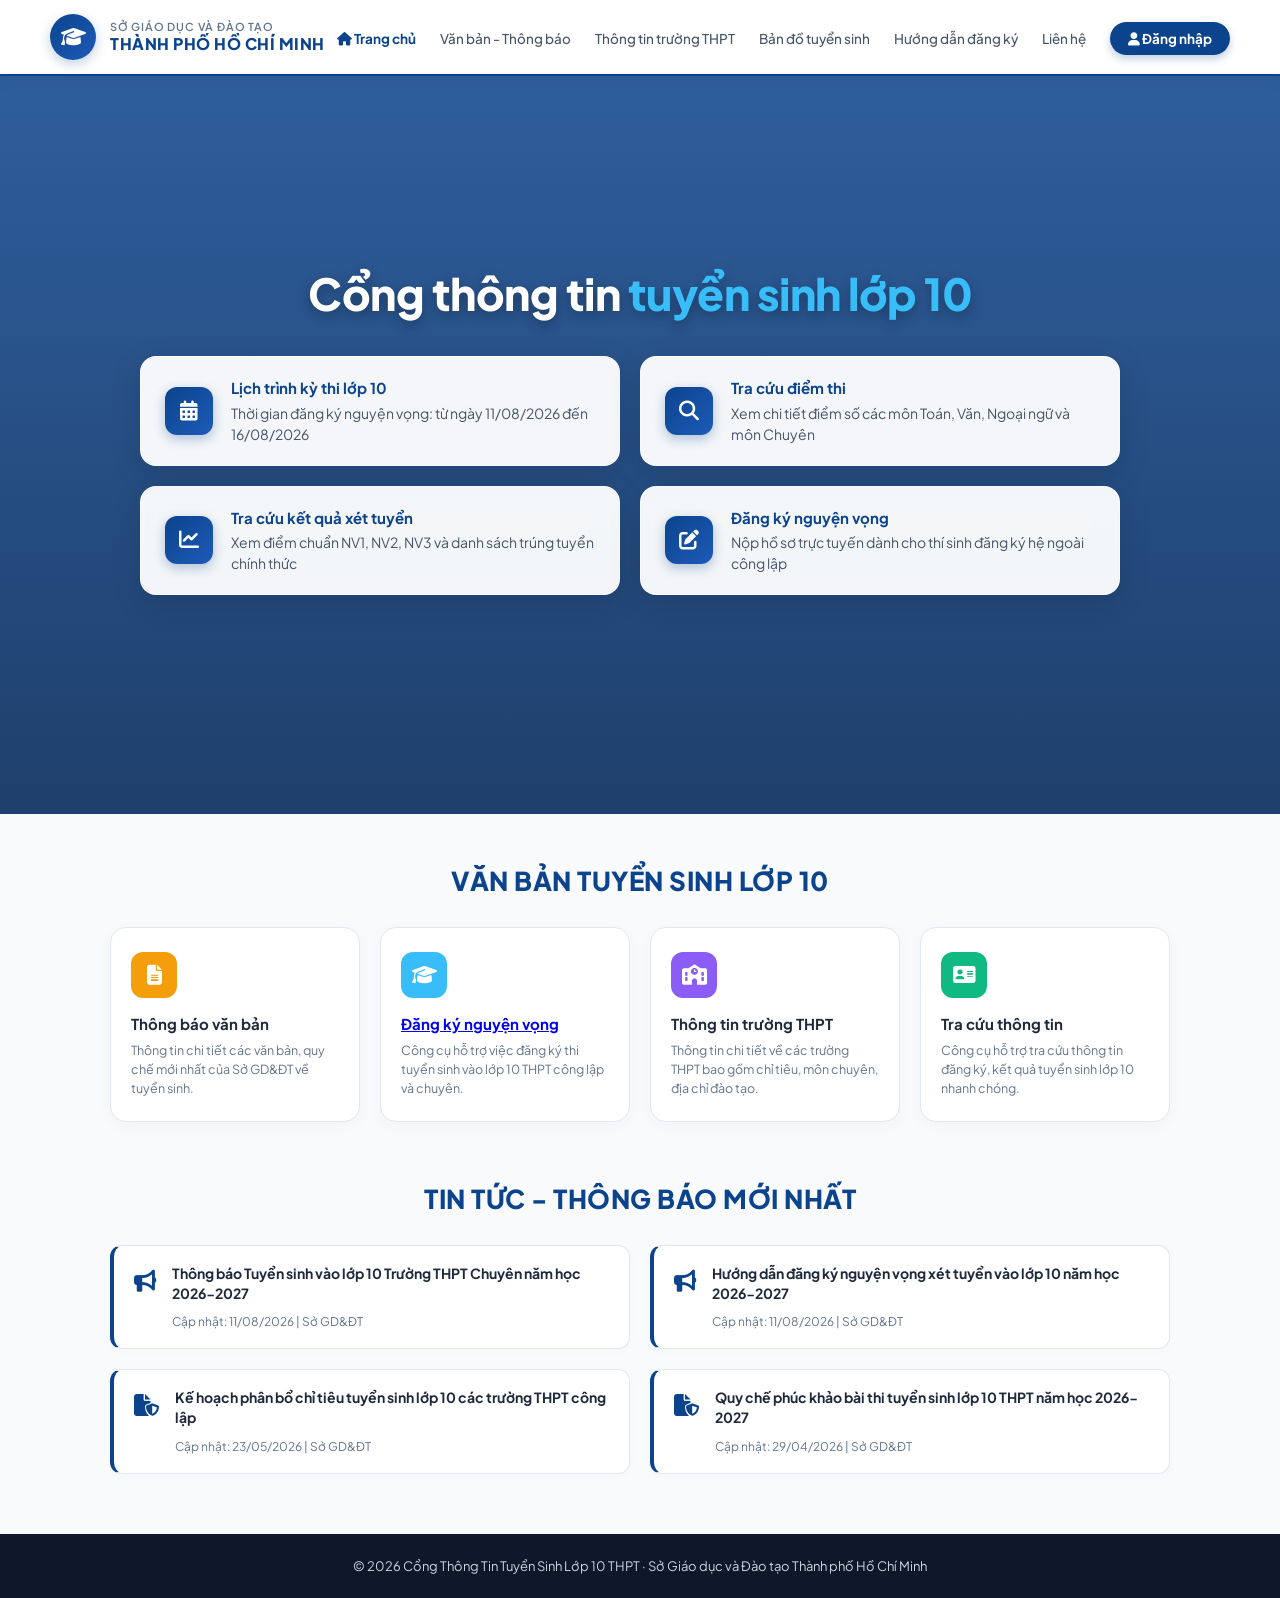
<file: HTML/trangchu.html>
<!DOCTYPE html>
<html lang="vi">
<head>
    <meta charset="UTF-8">
    <meta name="viewport" content="width=device-width, initial-scale=1.0">
    <title>Cổng Thông Tin Tuyển Sinh Lớp 10 THPT</title>

    <!-- Font Awesome Icons & Google Fonts -->
    <link rel="stylesheet" href="https://cdnjs.cloudflare.com/ajax/libs/font-awesome/6.4.0/css/all.min.css">
    <link href="https://fonts.googleapis.com/css2?family=Plus+Jakarta+Sans:wght@300;400;500;600;700;800&display=swap" rel="stylesheet">

    <!-- Đường dẫn CSS -->
    <link rel="stylesheet" href="../CSS/trangchu.css">
</head>
<body>

    <!-- Thanh Menu Đầu Trang -->
    <nav class="navbar">
        <div class="logo-section">
            <div class="logo-icon">
                <i class="fa-solid fa-graduation-cap"></i>
            </div>

            <div class="logo-text">
                <h3>SỞ GIÁO DỤC VÀ ĐÀO TẠO</h3>
                <h2>THÀNH PHỐ HỒ CHÍ MINH</h2>
            </div>
        </div>

        <ul class="nav-links">
            <li><a href="#" class="active"><i class="fa-solid fa-house"></i> Trang chủ</a></li>
            <li><a href="#">Văn bản - Thông báo</a></li>
            <li><a href="#">Thông tin trường THPT</a></li>
            <li><a href="#">Bản đồ tuyển sinh</a></li>
            <li><a href="#">Hướng dẫn đăng ký</a></li>
            <li><a href="#">Liên hệ</a></li>

            <!-- Nút đăng nhập / đăng ký nguyện vọng -->
            <li>
                <a href="dangnhap.html"
                   class="btn-login-nav"
                   onclick="return checkLoginStatus(event)">
                    <i class="fa-solid fa-user"></i> Đăng nhập
                </a>
            </li>
        </ul>
    </nav>

    <!-- Phần Banner Trung Tâm -->
    <div class="hero-banner">
        <h1 class="hero-title">
            Cổng thông tin <span>tuyển sinh lớp 10</span>
        </h1>

        <!-- Các Thẻ Chức Năng Nhanh -->
        <div class="grid-container">

            <a href="#" class="card-action">
                <div class="card-icon">
                    <i class="fa-solid fa-calendar-days"></i>
                </div>
                <div class="card-content">
                    <strong>Lịch trình kỳ thi lớp 10</strong>
                    Thời gian đăng ký nguyện vọng: từ ngày 11/08/2026 đến 16/08/2026
                </div>
            </a>

            <a href="#" class="card-action">
                <div class="card-icon">
                    <i class="fa-solid fa-magnifying-glass"></i>
                </div>
                <div class="card-content">
                    <strong>Tra cứu điểm thi</strong>
                    Xem chi tiết điểm số các môn Toán, Văn, Ngoại ngữ và môn Chuyên
                </div>
            </a>

            <a href="#" class="card-action">
                <div class="card-icon">
                    <i class="fa-solid fa-chart-line"></i>
                </div>
                <div class="card-content">
                    <strong>Tra cứu kết quả xét tuyển</strong>
                    Xem điểm chuẩn NV1, NV2, NV3 và danh sách trúng tuyển chính thức
                </div>
            </a>

            <a href="#" class="card-action" onclick="diDenDangKyNguyenVong(event)">
                <div class="card-icon">
                    <i class="fa-solid fa-pen-to-square"></i>
                </div>
                <div class="card-content">
                    <strong>Đăng ký nguyện vọng</strong>
                    Nộp hồ sơ trực tuyến dành cho thí sinh đăng ký hệ ngoài công lập
                </div>
            </a>

        </div>
    </div>

    <!-- PHẦN VĂN BẢN TUYỂN SINH -->
    <div class="section-container">
        <h3 class="section-title">Văn Bản Tuyển Sinh Lớp 10</h3>

        <div class="vb-grid">
            <div class="vb-card">
                <div class="vb-icon" style="background-color: #f59e0b;">
                    <i class="fa-solid fa-file-lines"></i>
                </div>
                <h4>Thông báo văn bản</h4>
                <p>Thông tin chi tiết các văn bản, quy chế mới nhất của Sở GD&ĐT về tuyển sinh.</p>
            </div>

            <div class="vb-card">
                <div class="vb-icon" style="background-color: #38bdf8;">
                    <i class="fa-solid fa-graduation-cap"></i>
                </div>
                <h4>
                    <a href="#" onclick="diDenDangKyNguyenVong(event)">
                             Đăng ký nguyện vọng
                    </a>
                </h4>
                <p>Công cụ hỗ trợ việc đăng ký thi tuyển sinh vào lớp 10 THPT công lập và chuyên.</p>
            </div>

            <div class="vb-card">
                <div class="vb-icon" style="background-color: #8b5cf6;">
                    <i class="fa-solid fa-school"></i>
                </div>
                <h4>Thông tin trường THPT</h4>
                <p>Thông tin chi tiết về các trường THPT bao gồm chỉ tiêu, môn chuyên, địa chỉ đào tạo.</p>
            </div>

            <div class="vb-card">
                <div class="vb-icon" style="background-color: #10b981;">
                    <i class="fa-solid fa-address-card"></i>
                </div>
                <h4>Tra cứu thông tin</h4>
                <p>Công cụ hỗ trợ tra cứu thông tin đăng ký, kết quả tuyển sinh lớp 10 nhanh chóng.</p>
            </div>
        </div>

        <!-- PHẦN TIN TỨC - THÔNG BÁO MỚI NHẤT -->
        <h3 class="section-title">Tin Tức - Thông Báo Mới Nhất</h3>

        <div class="news-grid">
            <div class="news-card">
                <div class="news-icon">
                    <i class="fa-solid fa-bullhorn"></i>
                </div>
                <div class="news-content">
                    <h5>Thông báo Tuyển sinh vào lớp 10 Trường THPT Chuyên năm học 2026-2027</h5>
                    <span>Cập nhật: 11/08/2026 | Sở GD&ĐT</span>
                </div>
            </div>

            <div class="news-card">
                <div class="news-icon">
                    <i class="fa-solid fa-bullhorn"></i>
                </div>
                <div class="news-content">
                    <h5>Hướng dẫn đăng ký nguyện vọng xét tuyển vào lớp 10 năm học 2026-2027</h5>
                    <span>Cập nhật: 11/08/2026 | Sở GD&ĐT</span>
                </div>
            </div>

            <div class="news-card">
                <div class="news-icon">
                    <i class="fa-solid fa-file-shield"></i>
                </div>
                <div class="news-content">
                    <h5>Kế hoạch phân bổ chỉ tiêu tuyển sinh lớp 10 các trường THPT công lập</h5>
                    <span>Cập nhật: 23/05/2026 | Sở GD&ĐT</span>
                </div>
            </div>

            <div class="news-card">
                <div class="news-icon">
                    <i class="fa-solid fa-file-shield"></i>
                </div>
                <div class="news-content">
                    <h5>Quy chế phúc khảo bài thi tuyển sinh lớp 10 THPT năm học 2026-2027</h5>
                    <span>Cập nhật: 29/04/2026 | Sở GD&ĐT</span>
                </div>
            </div>
        </div>
    </div>

    <!-- Footer -->
    <div class="footer">
        <p>© 2026 Cổng Thông Tin Tuyển Sinh Lớp 10 THPT · Sở Giáo dục và Đào tạo Thành phố Hồ Chí Minh</p>
    </div>

    <!-- Kiểm tra trạng thái đăng nhập -->
    <script>
    function diDenDangKyNguyenVong(event) {
        event.preventDefault();

        const daDangNhap = localStorage.getItem("daDangNhap");

        if (daDangNhap === "true") {
            window.location.href = "dangkynguyenvong.html";
        } else {
            window.location.href = "dangnhap.html";
        }
    }
</script>

</body>
</html>
</file>
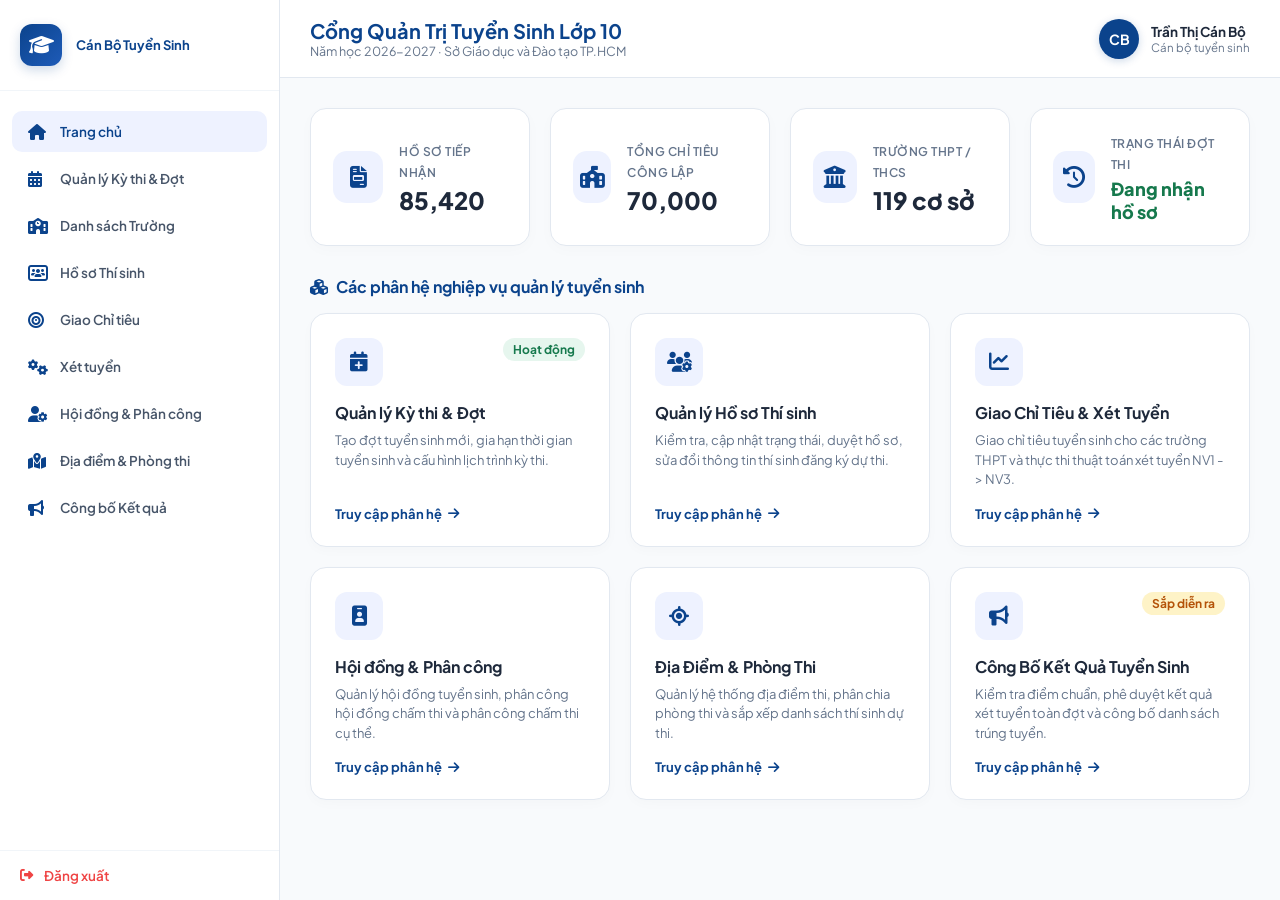
<file: HTML/trangchucanbo.html>
<!DOCTYPE html>
<html lang="vi">
<head>
    <meta charset="UTF-8">
    <meta name="viewport" content="width=device-width, initial-scale=1.0">
    <title>Trang chủ Cán bộ tuyển sinh - Hệ thống Tuyển sinh Lớp 10</title>
    <!-- Font Awesome Icons & Google Fonts -->
    <link rel="stylesheet" href="https://cdnjs.cloudflare.com/ajax/libs/font-awesome/6.4.0/css/all.min.css">
    <link href="https://fonts.googleapis.com/css2?family=Plus+Jakarta+Sans:wght@300;400;500;600;700;800&display=swap" rel="stylesheet">
    <style>
        * {
            margin: 0;
            padding: 0;
            box-sizing: border-box;
            font-family: 'Plus Jakarta Sans', sans-serif;
        }

        body {
            background-color: #f8fafc;
            color: #1e293b;
            display: flex;
            min-height: 100vh;
        }

        /* 1. Sidebar Menu Bên Trái (Tone Xanh Dương Sáng) */
        sidebar {
            width: 280px;
            background: #ffffff;
            border-right: 1px solid #e2e8f0;
            display: flex;
            flex-direction: column;
            position: fixed;
            height: 100vh;
            z-index: 100;
        }

        .sidebar-brand {
            padding: 24px 20px;
            display: flex;
            align-items: center;
            gap: 14px;
            border-bottom: 1px solid #f1f5f9;
        }

        .sidebar-brand .logo-icon {
            width: 42px;
            height: 42px;
            background: linear-gradient(135deg, #0b438c, #1e5bb8);
            color: #ffffff;
            border-radius: 12px;
            display: flex;
            align-items: center;
            justify-content: center;
            font-size: 20px;
            box-shadow: 0 4px 12px rgba(11, 67, 140, 0.2);
        }

        .sidebar-brand h3 {
            font-size: 13px;
            font-weight: 700;
            color: #0b438c;
            line-height: 1.3;
        }

        .sidebar-menu {
            list-style: none;
            padding: 20px 12px;
            flex: 1;
            display: flex;
            flex-direction: column;
            gap: 6px;
            overflow-y: auto;
        }

        .sidebar-menu a {
            display: flex;
            align-items: center;
            gap: 12px;
            padding: 12px 16px;
            color: #475569;
            text-decoration: none;
            font-size: 13.5px;
            font-weight: 600;
            border-radius: 10px;
            transition: all 0.2s;
        }

        .sidebar-menu a:hover, .sidebar-menu a.active {
            background: #eef2ff;
            color: #0b438c;
        }

        .sidebar-menu a i {
            font-size: 16px;
            width: 20px;
            color: #0b438c;
        }

        .sidebar-footer {
            padding: 16px 20px;
            border-top: 1px solid #f1f5f9;
        }

        .logout-btn {
            display: flex;
            align-items: center;
            gap: 10px;
            color: #ef4444;
            text-decoration: none;
            font-size: 13.5px;
            font-weight: 600;
        }

        /* 2. Main Content Bên Phải */
        .main-content {
            margin-left: 280px;
            flex: 1;
            display: flex;
            flex-direction: column;
        }

        /* Header Top */
        header {
            background: #ffffff;
            padding: 18px 30px;
            border-bottom: 1px solid #e2e8f0;
            display: flex;
            justify-content: space-between;
            align-items: center;
            position: sticky;
            top: 0;
            z-index: 99;
        }

        .header-title h2 {
            font-size: 20px;
            font-weight: 700;
            color: #0b438c;
        }

        .header-title p {
            font-size: 12.5px;
            color: #64748b;
        }

        .user-profile {
            display: flex;
            align-items: center;
            gap: 12px;
        }

        .user-avatar {
            width: 40px;
            height: 40px;
            background: #0b438c;
            color: white;
            border-radius: 50%;
            display: flex;
            align-items: center;
            justify-content: center;
            font-weight: 700;
            font-size: 14px;
            box-shadow: 0 2px 8px rgba(11, 67, 140, 0.2);
        }

        .user-info h4 {
            font-size: 13.5px;
            color: #1e293b;
        }

        .user-info p {
            font-size: 11.5px;
            color: #64748b;
        }

        /* Dashboard Body */
        .dashboard-body {
            padding: 30px;
        }

        /* Thẻ Thống Kê Tổng Quan (4 Cột) */
        .stats-grid {
            display: grid;
            grid-template-columns: repeat(4, 1fr);
            gap: 20px;
            margin-bottom: 30px;
        }

        .stat-card {
            background: #ffffff;
            padding: 22px;
            border-radius: 16px;
            border: 1px solid #e2e8f0;
            box-shadow: 0 4px 15px rgba(0,0,0,0.02);
            display: flex;
            align-items: center;
            gap: 16px;
        }

        .stat-icon {
            width: 52px;
            height: 52px;
            border-radius: 14px;
            background: #eef2ff;
            color: #0b438c;
            display: flex;
            align-items: center;
            justify-content: center;
            font-size: 22px;
        }

        .stat-info span {
            font-size: 12px;
            color: #64748b;
            font-weight: 600;
            text-transform: uppercase;
            letter-spacing: 0.5px;
        }

        .stat-info h3 {
            font-size: 24px;
            font-weight: 800;
            color: #1e293b;
            margin-top: 4px;
        }

        /* Grid Chức Năng Nhanh (Theo Use Case của Cán bộ) */
        .section-title {
            font-size: 16px;
            font-weight: 700;
            color: #0b438c;
            margin-bottom: 16px;
            display: flex;
            align-items: center;
            gap: 8px;
        }

        .modules-grid {
            display: grid;
            grid-template-columns: repeat(3, 1fr);
            gap: 20px;
            margin-bottom: 30px;
        }

        .module-card {
            background: #ffffff;
            border: 1px solid #e2e8f0;
            border-radius: 16px;
            padding: 24px;
            text-decoration: none;
            color: inherit;
            box-shadow: 0 4px 12px rgba(0,0,0,0.02);
            transition: all 0.25s ease;
            display: flex;
            flex-direction: column;
            justify-content: space-between;
        }

        .module-card:hover {
            transform: translateY(-4px);
            border-color: #0b438c;
            box-shadow: 0 10px 30px rgba(11, 67, 140, 0.1);
        }

        .module-card-top {
            display: flex;
            justify-content: space-between;
            align-items: flex-start;
            margin-bottom: 16px;
        }

        .module-icon {
            width: 48px;
            height: 48px;
            background: #eef2ff;
            color: #0b438c;
            border-radius: 12px;
            display: flex;
            align-items: center;
            justify-content: center;
            font-size: 20px;
        }

        .module-card h4 {
            font-size: 16px;
            font-weight: 700;
            color: #1e293b;
            margin-bottom: 8px;
        }

        .module-card p {
            font-size: 13px;
            color: #64748b;
            line-height: 1.5;
        }

        .module-link {
            margin-top: 16px;
            font-size: 13px;
            font-weight: 700;
            color: #0b438c;
            display: flex;
            align-items: center;
            gap: 6px;
        }

        /* Responsive Mobile */
        @media(max-width: 1024px) {
            .stats-grid { grid-template-columns: repeat(2, 1fr); }
            .modules-grid { grid-template-columns: 1fr; }
            sidebar { width: 80px; }
            .sidebar-brand h3, .sidebar-menu span, .sidebar-footer span { display: none; }
            .main-content { margin-left: 80px; }
        }
    </style>
</head>
<body>

    <!-- 1. Sidebar Menu -->
    <sidebar>
        <div class="sidebar-brand">
            <div class="logo-icon"><i class="fa-solid fa-graduation-cap"></i></div>
            <h3>Cán Bộ Tuyển Sinh</h3>
        </div>
        <ul class="sidebar-menu">
            <li><a href="#" class="active"><i class="fa-solid fa-house"></i> <span>Trang chủ</span></a></li>
            <li><a href="#"><i class="fa-solid fa-calendar-days"></i> <span>Quản lý Kỳ thi & Đợt</span></a></li>
            <li><a href="#"><i class="fa-solid fa-school"></i> <span>Danh sách Trường</span></a></li>
            <li><a href="#"><i class="fa-solid fa-users-rectangle"></i> <span>Hồ sơ Thí sinh</span></a></li>
            <li><a href="#"><i class="fa-solid fa-bullseye"></i> <span>Giao Chỉ tiêu</span></a></li>
            <li><a href="#"><i class="fa-solid fa-gears"></i> <span>Xét tuyển</span></a></li>
            <li><a href="#"><i class="fa-solid fa-user-gear"></i> <span>Hội đồng & Phân công</span></a></li>
            <li><a href="#"><i class="fa-solid fa-map-location-dot"></i> <span>Địa điểm & Phòng thi</span></a></li>
            <li><a href="#"><i class="fa-solid fa-bullhorn"></i> <span>Công bố Kết quả</span></a></li>
        </ul>
        <div class="sidebar-footer">
            <a href="dangnhap.html" class="logout-btn"><i class="fa-solid fa-right-from-bracket"></i> <span>Đăng xuất</span></a>
        </div>
    </sidebar>

    <!-- 2. Main Content -->
    <div class="main-content">
        <!-- Header -->
        <header>
            <div class="header-title">
                <h2>Cổng Quản Trị Tuyển Sinh Lớp 10</h2>
                <p>Năm học 2026-2027 · Sở Giáo dục và Đào tạo TP.HCM</p>
            </div>
            <div class="user-profile">
                <div class="user-avatar">CB</div>
                <div class="user-info">
                    <h4>Trần Thị Cán Bộ</h4>
                    <p>Cán bộ tuyển sinh</p>
                </div>
            </div>
        </header>

        <!-- Dashboard Body -->
        <div class="dashboard-body">
            <!-- Thống kê tổng quan -->
            <div class="stats-grid">
                <div class="stat-card">
                    <div class="stat-icon"><i class="fa-solid fa-file-invoice"></i></div>
                    <div class="stat-info">
                        <span>Hồ sơ tiếp nhận</span>
                        <h3>85,420</h3>
                    </div>
                </div>
                <div class="stat-card">
                    <div class="stat-icon"><i class="fa-solid fa-school-flag"></i></div>
                    <div class="stat-info">
                        <span>Tổng chỉ tiêu công lập</span>
                        <h3>70,000</h3>
                    </div>
                </div>
                <div class="stat-card">
                    <div class="stat-icon"><i class="fa-solid fa-building-columns"></i></div>
                    <div class="stat-info">
                        <span>Trường THPT / THCS</span>
                        <h3>119 cơ sở</h3>
                    </div>
                </div>
                <div class="stat-card">
                    <div class="stat-icon"><i class="fa-solid fa-clock-rotate-left"></i></div>
                    <div class="stat-info">
                        <span>Trạng thái đợt thi</span>
                        <h3 style="color: #16794d; font-size: 18px; margin-top: 4px;">Đang nhận hồ sơ</h3>
                    </div>
                </div>
            </div>

            <!-- Các phân hệ chức năng chính bám sát Use Case -->
            <h3 class="section-title"><i class="fa-solid fa-cubes"></i> Các phân hệ nghiệp vụ quản lý tuyển sinh</h3>
            
            <div class="modules-grid">
                <!-- Chức năng 1 -->
                <a href="#" class="module-card">
                    <div>
                        <div class="module-card-top">
                            <div class="module-icon"><i class="fa-solid fa-calendar-plus"></i></div>
                            <span style="font-size: 12px; font-weight: 700; color: #16794d; background: #e6f6ee; padding: 4px 10px; border-radius: 20px;">Hoạt động</span>
                        </div>
                        <h4>Quản lý Kỳ thi & Đợt</h4>
                        <p>Tạo đợt tuyển sinh mới, gia hạn thời gian tuyển sinh và cấu hình lịch trình kỳ thi.</p>
                    </div>
                    <div class="module-link">Truy cập phân hệ <i class="fa-solid fa-arrow-right"></i></div>
                </a>

                <!-- Chức năng 2 -->
                <a href="#" class="module-card">
                    <div>
                        <div class="module-card-top">
                            <div class="module-icon"><i class="fa-solid fa-users-gear"></i></div>
                        </div>
                        <h4>Quản lý Hồ sơ Thí sinh</h4>
                        <p>Kiểm tra, cập nhật trạng thái, duyệt hồ sơ, sửa đổi thông tin thí sinh đăng ký dự thi.</p>
                    </div>
                    <div class="module-link">Truy cập phân hệ <i class="fa-solid fa-arrow-right"></i></div>
                </a>

                <!-- Chức năng 3 -->
                <a href="#" class="module-card">
                    <div>
                        <div class="module-card-top">
                            <div class="module-icon"><i class="fa-solid fa-chart-line"></i></div>
                        </div>
                        <h4>Giao Chỉ Tiêu & Xét Tuyển</h4>
                        <p>Giao chỉ tiêu tuyển sinh cho các trường THPT và thực thi thuật toán xét tuyển NV1 -> NV3.</p>
                    </div>
                    <div class="module-link">Truy cập phân hệ <i class="fa-solid fa-arrow-right"></i></div>
                </a>

                <!-- Chức năng 4 -->
                <a href="#" class="module-card">
                    <div>
                        <div class="module-card-top">
                            <div class="module-icon"><i class="fa-solid fa-id-badge"></i></div>
                        </div>
                        <h4>Hội đồng & Phân công</h4>
                        <p>Quản lý hội đồng tuyển sinh, phân công hội đồng chấm thi và phân công chấm thi cụ thể.</p>
                    </div>
                    <div class="module-link">Truy cập phân hệ <i class="fa-solid fa-arrow-right"></i></div>
                </a>

                <!-- Chức năng 5 -->
                <a href="#" class="module-card">
                    <div>
                        <div class="module-card-top">
                            <div class="module-icon"><i class="fa-solid fa-location-crosshairs"></i></div>
                        </div>
                        <h4>Địa Điểm & Phòng Thi</h4>
                        <p>Quản lý hệ thống địa điểm thi, phân chia phòng thi và sắp xếp danh sách thí sinh dự thi.</p>
                    </div>
                    <div class="module-link">Truy cập phân hệ <i class="fa-solid fa-arrow-right"></i></div>
                </a>

                <!-- Chức năng 6 -->
                <a href="#" class="module-card">
                    <div>
                        <div class="module-card-top">
                            <div class="module-icon"><i class="fa-solid fa-bullhorn"></i></div>
                            <span style="font-size: 12px; font-weight: 700; color: #b45309; background: #fef3c7; padding: 4px 10px; border-radius: 20px;">Sắp diễn ra</span>
                        </div>
                        <h4>Công Bố Kết Quả Tuyển Sinh</h4>
                        <p>Kiểm tra điểm chuẩn, phê duyệt kết quả xét tuyển toàn đợt và công bố danh sách trúng tuyển.</p>
                    </div>
                    <div class="module-link">Truy cập phân hệ <i class="fa-solid fa-arrow-right"></i></div>
                </a>
            </div>
        </div>
    </div>

</body>
</html>
</file>
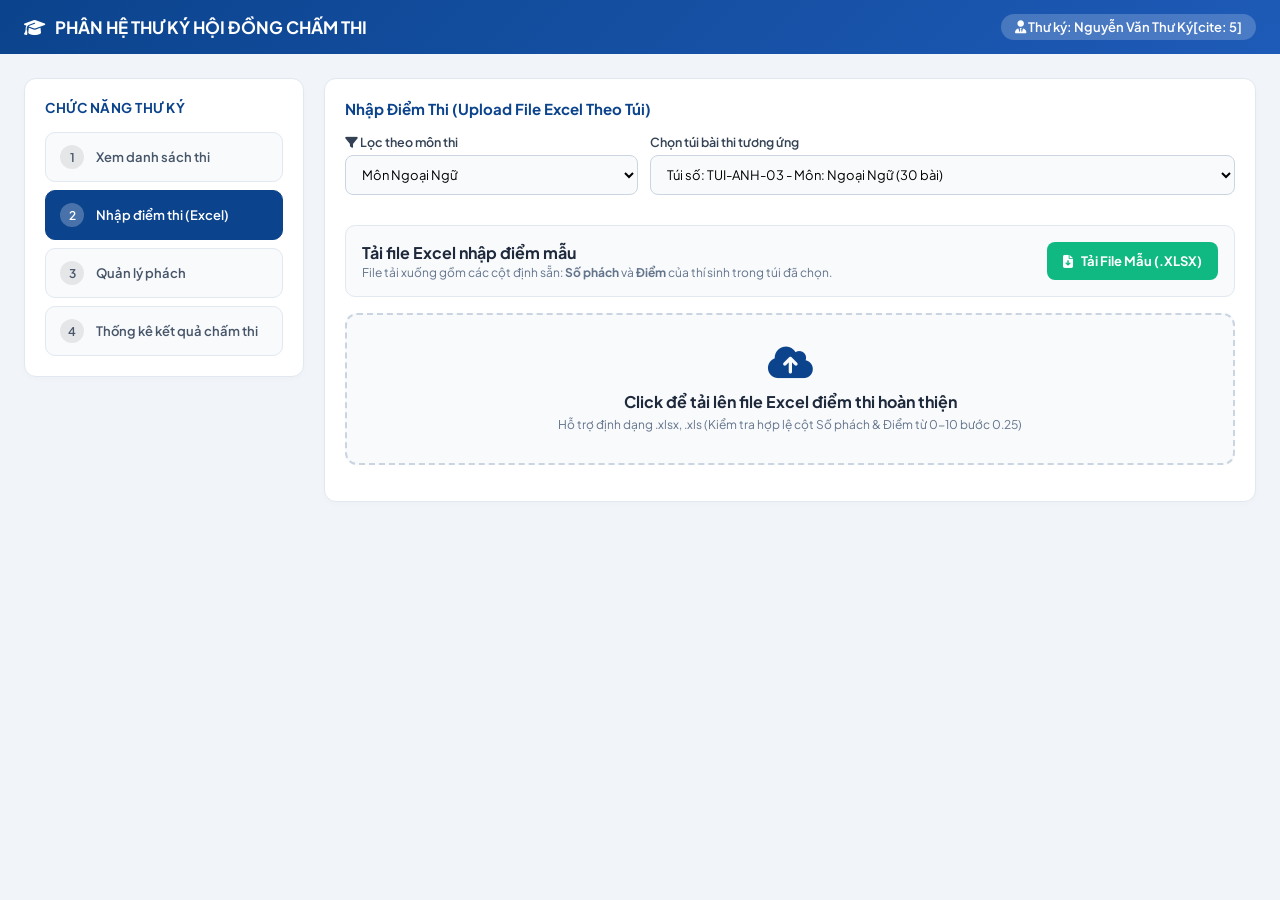
<file: HTML/trangchuthuky.html>
<!DOCTYPE html>
<html lang="vi">
<head>
    <meta charset="UTF-8">
    <meta name="viewport" content="width=device-width, initial-scale=1.0">
    <title>Phân hệ Thư ký Hội đồng Chấm thi - Tuyển sinh Lớp 10</title>
    <link rel="stylesheet" href="https://cdnjs.cloudflare.com/ajax/libs/font-awesome/6.4.0/css/all.min.css">
    <link href="https://fonts.googleapis.com/css2?family=Plus+Jakarta+Sans:wght@400;500;600;700&display=swap" rel="stylesheet">
    <style>
        * { margin: 0; padding: 0; box-sizing: border-box; font-family: 'Plus Jakarta Sans', sans-serif; }
        body { background-color: #f1f5f9; color: #1e293b; display: flex; flex-direction: column; min-height: 100vh; }

        /* Top Header */
        .top-navbar {
            background: linear-gradient(135deg, #0b438c, #1e5bb8);
            color: white;
            padding: 14px 24px;
            display: flex;
            justify-content: space-between;
            align-items: center;
        }
        .navbar-brand { display: flex; align-items: center; gap: 10px; font-size: 17px; font-weight: 700; }
        .user-badge { background: rgba(255,255,255,0.2); padding: 5px 14px; border-radius: 20px; font-size: 13px; font-weight: 600; }

        /* Main Layout 2 Cột */
        .main-layout {
            padding: 24px;
            display: grid;
            grid-template-columns: 280px 1fr;
            gap: 20px;
            flex: 1;
        }

        .panel-card {
            background: #ffffff;
            border-radius: 12px;
            border: 1px solid #e2e8f0;
            padding: 20px;
            box-shadow: 0 2px 6px rgba(0,0,0,0.02);
            height: fit-content;
        }

        .panel-title {
            font-size: 13.5px;
            font-weight: 700;
            color: #0b438c;
            margin-bottom: 16px;
            text-transform: uppercase;
            letter-spacing: 0.5px;
        }

        /* Menu chức năng thư ký bên trái */
        .tab-menu { display: flex; flex-direction: column; gap: 8px; }
        .tab-btn {
            display: flex; align-items: center; gap: 12px;
            padding: 12px 14px; border-radius: 10px;
            background: #f8fafc; color: #475569;
            font-size: 13px; font-weight: 600; border: 1px solid #e2e8f0;
            cursor: pointer; text-align: left; transition: all 0.2s;
        }
        .tab-btn:hover, .tab-btn.active {
            background: #0b438c; color: white; border-color: #0b438c;
        }
        .tab-btn span {
            width: 24px; height: 24px; background: rgba(0,0,0,0.08);
            border-radius: 50%; display: flex; align-items: center; justify-content: center; font-size: 12px;
        }
        .tab-btn.active span { background: rgba(255,255,255,0.25); color: white; }

        /* Content Sections bên phải */
        .tab-content { display: none; }
        .tab-content.active { display: block; }

        .section-header {
            font-size: 15px; font-weight: 700; color: #0b438c;
            margin-bottom: 16px; display: flex; justify-content: space-between; align-items: center;
        }

        /* Form Controls & Filter */
        .filter-row {
            display: grid;
            grid-template-columns: 1fr 2fr;
            gap: 12px;
            margin-bottom: 16px;
        }
        .form-group { margin-bottom: 14px; }
        .form-label { display: block; font-size: 12.5px; font-weight: 600; color: #334155; margin-bottom: 5px; }
        .form-control {
            width: 100%; height: 40px; padding: 0 12px;
            border: 1px solid #cbd5e1; border-radius: 8px; font-size: 13px; background: #f8fafc; outline: none;
        }

        /* Download box template */
        .download-box {
            background: #f8fafc;
            border: 1px solid #e2e8f0;
            border-radius: 10px;
            padding: 16px;
            display: flex;
            justify-content: space-between;
            align-items: center;
            margin-bottom: 16px;
        }
        .btn-download {
            background: #10b981; color: white; border: none;
            padding: 0 16px; height: 38px; border-radius: 8px;
            font-size: 13px; font-weight: 700; cursor: pointer;
            display: flex; align-items: center; gap: 8px; text-decoration: none;
        }
        .btn-download:hover { background: #059669; }

        /* Upload Dropzone */
        .upload-dropzone {
            border: 2px dashed #cbd5e1; border-radius: 12px; padding: 30px 20px;
            text-align: center; background: #f8fafc; cursor: pointer; transition: all 0.2s; margin-bottom: 16px;
        }
        .upload-dropzone:hover { border-color: #0b438c; background: #eef2ff; }
        .upload-dropzone i { font-size: 36px; color: #0b438c; margin-bottom: 10px; }

        table { width: 100%; border-collapse: collapse; font-size: 13.5px; margin-top: 10px; }
        th { background: #f8fafc; color: #475569; font-weight: 700; padding: 10px 12px; text-align: left; border-bottom: 1px solid #e2e8f0; }
        td { padding: 12px; border-bottom: 1px solid #f1f5f9; color: #1e293b; }
        tr:hover td { background: #f8fafc; }

        .badge { padding: 4px 10px; border-radius: 20px; font-size: 11.5px; font-weight: 700; }
        .badge-success { background: #e6f6ee; color: #16794d; }
        .badge-warning { background: #fef3c7; color: #b45309; }
    </style>
</head>
<body>

    <!-- Top Navigation -->
    <div class="top-navbar">
        <div class="navbar-brand">
            <i class="fa-solid fa-graduation-cap"></i> PHÂN HỆ THƯ KÝ HỘI ĐỒNG CHẤM THI
        </div>
        <div class="user-badge">
            <i class="fa-solid fa-user-tie"></i> Thư ký: Nguyễn Văn Thư Ký[cite: 5]
        </div>
    </div>

    <!-- Main Layout -->
    <div class="main-layout">
        
        <!-- Cột Trái: Menu chức năng thư ký -->
        <div class="panel-card">
            <div class="panel-title">Chức Năng Thư Ký</div>
            <div class="tab-menu">
                <button class="tab-btn" onclick="switchTab(0)"><span>1</span> Xem danh sách thi</button>
                <button class="tab-btn active" onclick="switchTab(1)"><span>2</span> Nhập điểm thi (Excel)</button>
                <button class="tab-btn" onclick="switchTab(2)"><span>3</span> Quản lý phách</button>
                <button class="tab-btn" onclick="switchTab(3)"><span>4</span> Thống kê kết quả chấm thi</button>
            </div>
        </div>

        <!-- Cột Phải: Nội dung chi tiết chức năng Nhập điểm -->
        <div class="panel-card">
            <div class="section-header">
                <span>Nhập Điểm Thi (Upload File Excel Theo Túi)</span>
            </div>

            <!-- Bộ lọc theo môn thi và chọn túi bài thi -->
            <div class="filter-row">
                <div class="form-group">
                    <label class="form-label"><i class="fa-solid fa-filter"></i> Lọc theo môn thi</label>
                    <select class="form-control" id="filterMon" onchange="filterTuiByMon()">
                        <option value="all">Tất cả các môn</option>
                        <option value="Toán">Môn Toán</option>
                        <option value="Văn">Môn Ngữ Văn</option>
                        <option value="Ngoại Ngữ" selected>Môn Ngoại Ngữ</option>
                    </select>
                </div>
                <div class="form-group">
                    <label class="form-label">Chọn túi bài thi tương ứng</label>
                    <select class="form-control" id="selectTui">
                        <option value="TUI-ANH-03">Túi số: TUI-ANH-03 - Môn: Ngoại Ngữ (30 bài)</option>
                        <option value="TUI-TOAN-01">Túi số: TUI-TOAN-01 - Môn: Toán học (25 bài)</option>
                    </select>
                </div>
            </div>

            <!-- Khu vực tải file Excel mẫu (Có chứa Số phách và Điểm) -->
            <div class="download-box">
                <div>
                    <strong>Tải file Excel nhập điểm mẫu</strong>
                    <p style="font-size: 12px; color: #64748b; margin-top: 2px;">File tải xuống gồm các cột định sẵn: <strong>Số phách</strong> và <strong>Điểm</strong> của thí sinh trong túi đã chọn.</p>
                </div>
                <a href="#" class="btn-download" onclick="alert('Đang tải xuống file mẫu chứa danh sách Số phách và Điểm của túi bài thi...')">
                    <i class="fa-solid fa-file-arrow-down"></i> Tải File Mẫu (.XLSX)
                </a>
            </div>

            <!-- Khu vực Upload file Excel điểm thi -->
            <div class="upload-dropzone" onclick="document.getElementById('fileExcel').click();">
                <i class="fa-solid fa-cloud-arrow-up"></i>
                <p><strong>Click để tải lên file Excel điểm thi hoàn thiện</strong></p>
                <span style="font-size: 12px; color: #64748b;">Hỗ trợ định dạng .xlsx, .xls (Kiểm tra hợp lệ cột Số phách & Điểm từ 0-10 bước 0.25)</span>
                <input type="file" id="fileExcel" style="display: none;" accept=".xlsx, .xls" onchange="alert('Đã upload và kiểm tra hợp lệ file điểm thi thành công!')">
            </div>
        </div>

    </div>

    <script>
        function switchTab(index) {
            // Logic chuyển tab giữ nguyên nếu bạn đã có sẵn
        }

        function filterTuiByMon() {
            const mon = document.getElementById('filterMon').value;
            alert('Đã lọc danh sách túi bài thi theo môn: ' + mon);
        }
    </script>
</body>
</html>
</file>
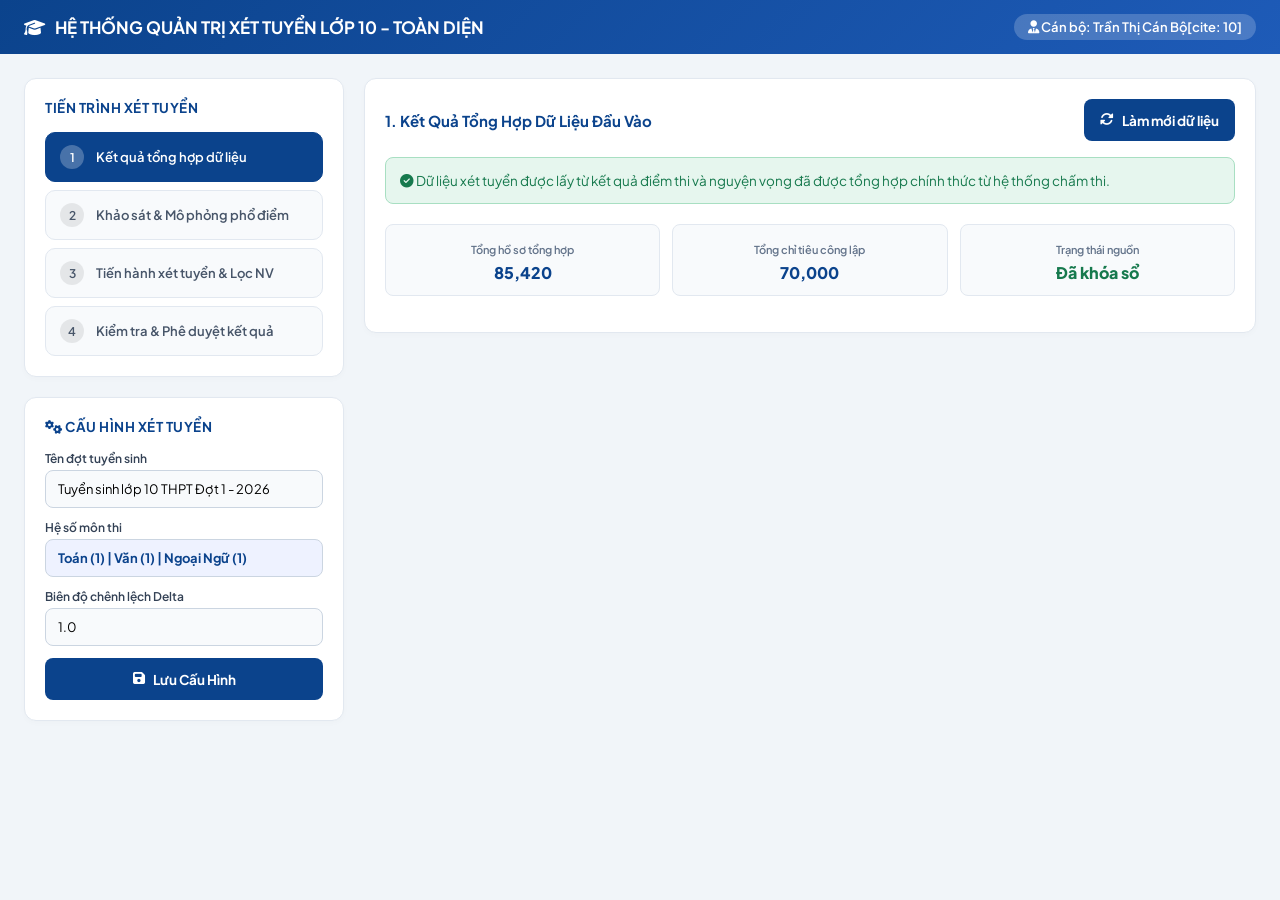
<file: HTML/xt.html>
<!DOCTYPE html>
<html lang="vi">
<head>
    <meta charset="UTF-8">
    <meta name="viewport" content="width=device-width, initial-scale=1.0">
    <title>Hệ Thống Xét Tuyển Lớp 10 - Luồng Chuẩn Cán Bộ</title>
    <link rel="stylesheet" href="https://cdnjs.cloudflare.com/ajax/libs/font-awesome/6.4.0/css/all.min.css">
    <link href="https://fonts.googleapis.com/css2?family=Plus+Jakarta+Sans:wght@400;500;600;700&display=swap" rel="stylesheet">
    <style>
        * { margin: 0; padding: 0; box-sizing: border-box; font-family: 'Plus Jakarta Sans', sans-serif; }
        body { background-color: #f1f5f9; color: #1e293b; display: flex; flex-direction: column; min-height: 100vh; }

        /* Top Header */
        .top-navbar {
            background: linear-gradient(135deg, #0b438c, #1e5bb8);
            color: white;
            padding: 14px 24px;
            display: flex;
            justify-content: space-between;
            align-items: center;
        }
        .navbar-brand { display: flex; align-items: center; gap: 10px; font-size: 17px; font-weight: 700; }
        .user-badge { background: rgba(255,255,255,0.2); padding: 5px 14px; border-radius: 20px; font-size: 13px; font-weight: 600; }

        /* Main Layout 2 Cột */
        .main-layout {
            padding: 24px;
            display: grid;
            grid-template-columns: 320px 1fr;
            gap: 20px;
            flex: 1;
        }

        .panel-card {
            background: #ffffff;
            border-radius: 12px;
            border: 1px solid #e2e8f0;
            padding: 20px;
            box-shadow: 0 2px 6px rgba(0,0,0,0.02);
            height: fit-content;
            margin-bottom: 20px;
        }

        .panel-title {
            font-size: 13.5px;
            font-weight: 700;
            color: #0b438c;
            margin-bottom: 16px;
            text-transform: uppercase;
            letter-spacing: 0.5px;
        }

        /* Menu các bước xét tuyển bên trái */
        .tab-menu { display: flex; flex-direction: column; gap: 8px; }
        .tab-btn {
            display: flex; align-items: center; gap: 12px;
            padding: 12px 14px; border-radius: 10px;
            background: #f8fafc; color: #475569;
            font-size: 13px; font-weight: 600; border: 1px solid #e2e8f0;
            cursor: pointer; text-align: left; transition: all 0.2s;
        }
        .tab-btn:hover, .tab-btn.active {
            background: #0b438c; color: white; border-color: #0b438c;
        }
        .tab-btn span {
            width: 24px; height: 24px; background: rgba(0,0,0,0.08);
            border-radius: 50%; display: flex; align-items: center; justify-content: center; font-size: 12px;
        }
        .tab-btn.active span { background: rgba(255,255,255,0.25); color: white; }

        /* Form Controls */
        .form-group { margin-bottom: 12px; }
        .form-label { display: block; font-size: 12px; font-weight: 600; color: #334155; margin-bottom: 4px; }
        .form-control {
            width: 100%; height: 38px; padding: 0 12px;
            border: 1px solid #cbd5e1; border-radius: 8px; font-size: 13px; background: #f8fafc; outline: none;
        }
        .btn-primary-custom {
            width: 100%; height: 42px; background: #0b438c; color: white; border: none;
            border-radius: 8px; font-size: 13.5px; font-weight: 700; cursor: pointer;
            display: flex; align-items: center; justify-content: center; gap: 8px; margin-top: 10px;
        }
        .btn-primary-custom:hover { background: #08336c; }

        /* Content Sections bên phải */
        .tab-content { display: none; }
        .tab-content.active { display: block; }

        .section-header {
            font-size: 15px; font-weight: 700; color: #0b438c;
            margin-bottom: 16px; display: flex; justify-content: space-between; align-items: center;
        }

        /* Biểu đồ phổ điểm */
        .chart-container {
            background: #f8fafc; border: 1px solid #e2e8f0; border-radius: 10px; padding: 16px; margin-bottom: 16px;
        }
        .chart-bars {
            height: 140px; display: flex; align-items: flex-end; justify-content: space-around;
            padding-top: 15px; border-bottom: 2px solid #cbd5e1;
        }
        .bar-col { display: flex; flex-direction: column; align-items: center; gap: 6px; }
        .bar { width: 40px; background: #0b438c; border-radius: 6px 6px 0 0; display: flex; justify-content: center; color: white; font-size: 10.5px; font-weight: 700; padding-top: 6px; }
        
        .stats-grid-3 { display: grid; grid-template-columns: repeat(3, 1fr); gap: 12px; margin-bottom: 16px; }
        .stat-box { background: #f8fafc; border: 1px solid #e2e8f0; padding: 12px; border-radius: 8px; text-align: center; }
        .stat-box span { font-size: 11px; color: #64748b; font-weight: 600; }
        .stat-box h3 { font-size: 16px; color: #0b438c; font-weight: 800; margin-top: 4px; }

        /* Toolbar & Tables */
        .filter-toolbar { display: flex; gap: 10px; margin-bottom: 16px; align-items: center; flex-wrap: wrap; }
        .search-box { flex: 1; position: relative; display: flex; align-items: center; }
        .search-box i { position: absolute; left: 12px; color: #94a3b8; }
        .search-input {
            width: 100%; height: 38px; padding: 0 12px 0 36px;
            border: 1px solid #cbd5e1; border-radius: 8px; font-size: 13px; outline: none;
        }
        .filter-select { height: 38px; padding: 0 10px; border: 1px solid #cbd5e1; border-radius: 8px; font-size: 13px; background: white; color: #334155; }

        table { width: 100%; border-collapse: collapse; font-size: 13.5px; margin-top: 10px; }
        th { background: #f8fafc; color: #475569; font-weight: 700; padding: 10px 12px; text-align: left; border-bottom: 1px solid #e2e8f0; }
        td { padding: 12px; border-bottom: 1px solid #f1f5f9; color: #1e293b; }
        tr:hover td { background: #f8fafc; }

        .badge { padding: 4px 10px; border-radius: 20px; font-size: 11.5px; font-weight: 700; }
        .badge-pass { background: #e6f6ee; color: #16794d; }
        .badge-wait { background: #fef3c7; color: #b45309; }
        
        .btn-sm {
            padding: 6px 12px; background: #0b438c; color: white; border: none;
            border-radius: 6px; font-size: 12px; font-weight: 600; cursor: pointer;
        }
        .btn-sm:hover { background: #08336c; }

        .sub-section-title {
            font-size: 14px;
            font-weight: 700;
            color: #0b438c;
            margin: 20px 0 10px 0;
            display: flex;
            align-items: center;
            gap: 8px;
        }
    </style>
</head>
<body>

    <!-- Top Navigation -->
    <div class="top-navbar">
        <div class="navbar-brand">
            <i class="fa-solid fa-graduation-cap"></i> HỆ THỐNG QUẢN TRỊ XÉT TUYỂN LỚP 10 - TOÀN DIỆN
        </div>
        <div class="user-badge">
            <i class="fa-solid fa-user-tie"></i> Cán bộ: Trần Thị Cán Bộ[cite: 10]
        </div>
    </div>

    <!-- Main Layout -->
    <div class="main-layout">
        
        <!-- CỘT TRÁI: Menu tiến trình & Thiết lập đợt -->
        <div>
            <div class="panel-card">
                <div class="panel-title">Tiến Trình Xét Tuyển</div>
                <div class="tab-menu">
                    <button class="tab-btn active" onclick="switchTab(0)"><span>1</span> Kết quả tổng hợp dữ liệu</button>
                    <button class="tab-btn" onclick="switchTab(1)"><span>2</span> Khảo sát & Mô phỏng phổ điểm</button>
                    <button class="tab-btn" onclick="switchTab(2)"><span>3</span> Tiến hành xét tuyển & Lọc NV</button>
                    <button class="tab-btn" onclick="switchTab(3)"><span>4</span> Kiểm tra & Phê duyệt kết quả</button>
                </div>
            </div>

            <!-- Form Thiết lập đợt tuyển sinh mới -->
            <div class="panel-card">
                <div class="panel-title"><i class="fa-solid fa-gears"></i> Cấu Hình Xét Tuyển</div>
                <form onsubmit="event.preventDefault(); alert('Đã lưu cấu hình đợt tuyển sinh thành công!');">
                    <div class="form-group">
                        <label class="form-label">Tên đợt tuyển sinh</label>
                        <input type="text" class="form-control" value="Tuyển sinh lớp 10 THPT Đợt 1 - 2026">
                    </div>
                    <div class="form-group">
                        <label class="form-label">Hệ số môn thi</label>
                        <input type="text" class="form-control" value="Toán (1) | Văn (1) | Ngoại Ngữ (1)" disabled style="background: #eef2ff; color: #0b438c; font-weight: 700;">
                    </div>
                    <div class="form-group">
                        <label class="form-label">Biên độ chênh lệch Delta</label>
                        <input type="number" step="0.1" class="form-control" value="1.0">
                    </div>
                    <button type="submit" class="btn-primary-custom"><i class="fa-solid fa-floppy-disk"></i> Lưu Cấu Hình</button>
                </form>
            </div>
        </div>

        <!-- CỘT PHẢI: Nội dung chi tiết từng tab -->
        <div class="panel-card">
            
            <!-- TAB 1: KẾT QUẢ TỔNG HỢP DỮ LIỆU -->
            <div class="tab-content active" id="func-0">
                <div class="section-header">
                    <span>1. Kết Quả Tổng Hợp Dữ Liệu Đầu Vào</span>
                    <button class="btn-primary-custom" style="width: auto; padding: 0 16px; margin: 0;" onclick="alert('Dữ liệu đã được tổng hợp và sẵn sàng xét tuyển!')"><i class="fa-solid fa-rotate"></i> Làm mới dữ liệu</button>
                </div>
                <div style="background: #e6f6ee; border: 1px solid #a8dfc2; color: #16794d; padding: 14px; border-radius: 8px; font-size: 13.5px; margin-bottom: 20px;">
                    <i class="fa-solid fa-circle-check"></i> Dữ liệu xét tuyển được lấy từ kết quả điểm thi và nguyện vọng đã được tổng hợp chính thức từ hệ thống chấm thi.
                </div>
                <div class="stats-grid-3">
                    <div class="stat-box"><span>Tổng hồ sơ tổng hợp</span><h3>85,420</h3></div>
                    <div class="stat-box"><span>Tổng chỉ tiêu công lập</span><h3>70,000</h3></div>
                    <div class="stat-box"><span>Trạng thái nguồn</span><h3 style="color: #16794d;">Đã khóa sổ</h3></div>
                </div>
            </div>

            <!-- TAB 2: KHẢO SÁT & MÔ PHỎNG PHỔ ĐIỂM -->
            <div class="tab-content" id="func-1">
                <div class="section-header">
                    <span>2. Khảo Sát & Mô Phỏng Phổ Điểm (Hệ số = 1)</span>
                </div>
                <div class="chart-container">
                    <div style="display: flex; justify-content: space-between; align-items: center; margin-bottom: 10px;">
                        <strong style="font-size: 13.5px; color: #0b438c;"><i class="fa-solid fa-wave-square"></i> Biểu đồ phân phối tổng điểm (Toán + Văn + Anh)</strong>
                        <span style="font-size: 12px; color: #64748b;">Tổng số thí sinh: <strong>85,420</strong></span>
                    </div>
                    <div class="chart-bars">
                        <div class="bar-col"><div class="bar" style="height: 35%;">12%</div><span style="font-size: 11px; color: #64748b;">10 - 15đ</span></div>
                        <div class="bar-col"><div class="bar" style="height: 60%;">24%</div><span style="font-size: 11px; color: #64748b;">15 - 20đ</span></div>
                        <div class="bar-col"><div class="bar" style="height: 95%; background: #2563eb;">38%</div><span style="font-size: 11px; color: #64748b;">20 - 25đ</span></div>
                        <div class="bar-col"><div class="bar" style="height: 50%;">20%</div><span style="font-size: 11px; color: #64748b;">25 - 30đ</span></div>
                        <div class="bar-col"><div class="bar" style="height: 20%;">6%</div><span style="font-size: 11px; color: #64748b;">30đ+</span></div>
                    </div>
                </div>
                <div class="stats-grid-3">
                    <div class="stat-box"><span>Điểm trung bình</span><h3>22.45 đ</h3></div>
                    <div class="stat-box"><span>Điểm phổ biến nhất</span><h3>23.25 đ</h3></div>
                    <div class="stat-box"><span>Độ lệch chuẩn Delta</span><h3>1.0</h3></div>
                </div>
            </div>

            <!-- TAB 3: TIẾN HÀNH XÉT TUYỂN & LỌC THEO NGUYỆN VỌNG 1, 2, 3 -->
            <div class="tab-content" id="func-2">
                <div class="section-header">
                    <span>3. Tiến Hành Xét Tuyển - Danh Sách Trường & Lọc Nguyện Vọng (NV1, NV2, NV3)</span>
                    <button class="btn-primary-custom" style="width: auto; padding: 0 16px; margin: 0;" onclick="alert('Đã kích hoạt thuật toán xét tuyển tự động NV1 -> NV2 -> NV3 toàn hệ thống!')">
                        <i class="fa-solid fa-play"></i> Chạy Xét Tuyển Tự Động 3 Đợt
                    </button>
                </div>

                <!-- Phần A: Danh sách trường theo tỷ lệ chọi -->
                <div class="sub-section-title"><i class="fa-solid fa-school"></i> A. Danh Sách Trường THPT & Tỷ Lệ Chọi Thực Tế</div>
                <table>
                    <thead>
                        <tr>
                            <th>Mã Trường</th>
                            <th>Tên Trường THPT</th>
                            <th>Chỉ Tiêu</th>
                            <th>Đăng Ký NV1</th>
                            <th>Tỷ Lệ Chọi</th>
                            <th>Thao Tác</th>
                        </tr>
                    </thead>
                    <tbody>
                        <tr>
                            <td><strong>TH01</strong></td>
                            <td>THPT Nguyễn Thượng Hiền</td>
                            <td>675</td>
                            <td>3,450</td>
                            <td><strong style="color: #dc2626;">1 : 5.1</strong></td>
                            <td><button class="btn-sm" onclick="alert('Đang chạy xét tuyển riêng cho trường THPT Nguyễn Thượng Hiền...')">Xét tuyển trường này</button></td>
                        </tr>
                        <tr>
                            <td><strong>TH02</strong></td>
                            <td>THPT Gia Định</td>
                            <td>750</td>
                            <td>2,980</td>
                            <td><strong style="color: #d97706;">1 : 3.9</strong></td>
                            <td><button class="btn-sm" onclick="alert('Đang chạy xét tuyển riêng cho trường THPT Gia Định...')">Xét tuyển trường này</button></td>
                        </tr>
                        <tr>
                            <td><strong>TH03</strong></td>
                            <td>THPT Bùi Thị Xuân</td>
                            <td>800</td>
                            <td>2,500</td>
                            <td><strong style="color: #16794d;">1 : 3.1</strong></td>
                            <td><button class="btn-sm" onclick="alert('Đang chạy xét tuyển riêng cho trường THPT Bùi Thị Xuân...')">Xét tuyển trường này</button></td>
                        </tr>
                    </tbody>
                </table>

                <!-- Phần B: Tra cứu & Lọc danh sách thí sinh theo Nguyện vọng 1, 2, 3 -->
                <div class="sub-section-title" style="margin-top: 25px;"><i class="fa-solid fa-users"></i> B. Tra Cứu & Lọc Danh Sách Thí Sinh Theo Nguyện Vọng (NV1, NV2, NV3)</div>
                <div class="filter-toolbar">
                    <div class="search-box">
                        <i class="fa-solid fa-magnifying-glass"></i>
                        <input type="text" class="search-input" placeholder="Nhập mã thí sinh hoặc họ tên để tra cứu...">
                    </div>
                    <!-- Bộ lọc theo Nguyện Vọng chuẩn nghiệp vụ -->
                    <select class="filter-select" id="filterNV" onchange="alert('Đang lọc danh sách theo: ' + this.value);">
                        <option value="all">Lọc theo NV: Tất cả (NV1, NV2, NV3)</option>
                        <option value="nv1">Nguyện vọng 1 (Đợt 1)</option>
                        <option value="nv2">Nguyện vọng 2 (Đợt 2)</option>
                        <option value="nv3">Nguyện vọng 3 (Đợt 3)</option>
                    </select>
                    <select class="filter-select">
                        <option>Trạng thái: Tất cả</option>
                        <option>Đã trúng tuyển</option>
                        <option>Đang chờ xét</option>
                    </select>
                </div>
                <table>
                    <thead>
                        <tr>
                            <th>Mã Thí Sinh</th>
                            <th>Họ và Tên</th>
                            <th>Điểm XT</th>
                            <th>Nguyện Vọng Đang Xét</th>
                            <th>Trạng Thái Hồ Sơ</th>
                        </tr>
                    </thead>
                    <tbody id="tableThíSinh">
                        <tr>
                            <td><strong>300001</strong></td>
                            <td>Trần Văn Man</td>
                            <td>26.75</td>
                            <td><strong style="color: #0b438c;">NV1: THPT Nguyễn Thượng Hiền</strong></td>
                            <td><span class="badge badge-pass">Trúng tuyển NV1</span></td>
                        </tr>
                        <tr>
                            <td><strong>300022</strong></td>
                            <td>Mai Viết An</td>
                            <td>24.50</td>
                            <td><strong style="color: #0b438c;">NV1: THPT Gia Định</strong></td>
                            <td><span class="badge badge-pass">Trúng tuyển NV1</span></td>
                        </tr>
                        <tr>
                            <td><strong>300033</strong></td>
                            <td>Lê Hoàng Minh</td>
                            <td>22.25</td>
                            <td><strong style="color: #d97706;">NV2: THPT Trưng Vương</strong></td>
                            <td><span class="badge badge-wait">Chờ xét NV2</span></td>
                        </tr>
                        <tr>
                            <td><strong>300044</strong></td>
                            <td>Phạm Ngọc Thảo</td>
                            <td>19.80</td>
                            <td><strong style="color: #7c3aed;">NV3: THPT Marie Curie</strong></td>
                            <td><span class="badge badge-wait">Chờ xét NV3</span></td>
                        </tr>
                    </tbody>
                </table>
            </div>

            <!-- TAB 4: KIỂM TRA & PHÊ DUYỆT KẾT QUẢ -->
            <div class="tab-content" id="func-3">
                <div class="section-header">
                    <span>4. Kiểm Tra & Phê Duyệt Kết Quả Xét Tuyển</span>
                </div>
                <div style="background: #e6f6ee; border: 1px solid #a8dfc2; color: #16794d; padding: 14px; border-radius: 8px; font-size: 13.5px; margin-bottom: 16px;">
                    <i class="fa-solid fa-circle-check"></i> <strong>Kiểm tra điều kiện Delta thành công:</strong> Điểm chuẩn các nguyện vọng đảm bảo tính nhất quán: <strong>Độ lệch DC1 &lt;= DC2 &lt;= DC3</strong> và thỏa mãn biên độ chênh lệch Delta quy định.
                </div>
                <table>
                    <thead>
                        <tr><th>Mã Trường</th><th>Tên Trường THPT</th><th>Chỉ tiêu</th><th>Điểm chuẩn NV1</th><th>Điểm chuẩn NV2</th><th>Trạng thái</th></tr>
                    </thead>
                    <tbody>
                        <tr><td><strong>TH01</strong></td><td>THPT Nguyễn Thượng Hiền</td><td>675</td><td>26.25</td><td>27.00</td><td><span class="badge badge-pass">Hợp lệ</span></td></tr>
                        <tr><td><strong>TH02</strong></td><td>THPT Gia Định</td><td>750</td><td>24.50</td><td>25.25</td><td><span class="badge badge-pass">Hợp lệ</span></td></tr>
                        <tr><td><strong>TH03</strong></td><td>THPT Bùi Thị Xuân</td><td>800</td><td>22.75</td><td>23.50</td><td><span class="badge badge-pass">Hợp lệ</span></td></tr>
                    </tbody>
                </table>
                <button class="btn-primary-custom" style="background: #10b981; margin-top: 20px; height: 46px;" onclick="alert('Đã phê duyệt kết quả chính thức toàn đợt thành công!')">
                    <i class="fa-solid fa-signature"></i> Xác Nhận Phê Duyệt Kết Quả Chính Thức Toàn Đợt
                </button>
            </div>

        </div>

    </div>

    <script>
        function switchTab(index) {
            const tabs = document.querySelectorAll('.tab-btn');
            const contents = document.querySelectorAll('.tab-content');
            
            tabs.forEach((t, i) => {
                if(i === index) t.classList.add('active');
                else t.classList.remove('active');
            });

            contents.forEach((c, i) => {
                if(i === index) c.classList.add('active');
                else c.classList.remove('active');
            });
        }
    </script>
</body>
</html>
</file>
<file: CSS/trangchu.css>
* {
    margin: 0;
    padding: 0;
    box-sizing: border-box;
    font-family: 'Plus Jakarta Sans', sans-serif;
}

body {
    background-color: #f8fafc;
}

/* 1. Thanh Menu Đầu Trang */
.navbar {
    background-color: #ffffff;
    color: #1e293b;
    display: flex;
    justify-content: space-between;
    align-items: center;
    padding: 14px 50px;
    box-shadow: 0 4px 20px rgba(0, 0, 0, 0.05);
    position: sticky;
    top: 0;
    z-index: 1000;
    border-bottom: 2px solid #0b438c;
}

.logo-section {
    display: flex;
    align-items: center;
    gap: 14px;
}

.logo-icon {
    width: 46px;
    height: 46px;
    background: linear-gradient(135deg, #0b438c, #1e5bb8);
    border-radius: 50%;
    display: flex;
    justify-content: center;
    align-items: center;
    color: #ffffff;
    font-size: 20px;
    box-shadow: 0 4px 12px rgba(11, 67, 140, 0.25);
}

.logo-text h3 {
    font-size: 11px;
    font-weight: 600;
    letter-spacing: 0.8px;
    color: #64748b;
    text-transform: uppercase;
}

.logo-text h2 {
    font-size: 16px;
    font-weight: 800;
    letter-spacing: 0.5px;
    color: #0b438c;
}

.nav-links {
    display: flex;
    list-style: none;
    gap: 24px;
    align-items: center;
}

.nav-links a {
    color: #475569;
    text-decoration: none;
    font-size: 13.5px;
    font-weight: 500;
    transition: color 0.2s;
}

.nav-links a:hover, 
.nav-links a.active {
    color: #0b438c;
    font-weight: 700;
}

.btn-login-nav {
    background: #0b438c;
    color: #ffffff !important;
    padding: 8px 18px;
    border-radius: 20px;
    font-weight: 700 !important;
    box-shadow: 0 4px 8px rgba(11, 67, 140, 0.25);
    transition: all 0.2s !important;
}

.btn-login-nav:hover {
    background: #08336c;
    transform: translateY(-1px);
}

/* 2. Phần Banner Trung Tâm */
.hero-banner {
    background: linear-gradient(rgba(11, 67, 140, 0.85), rgba(7, 43, 92, 0.9)), 
                url('https://images.unsplash.com/photo-1541339907198-e08756dedf3f?auto=format&fit=crop&w=1920&q=80') center/cover no-repeat;
    min-height: 82vh;
    display: flex;
    flex-direction: column;
    justify-content: center;
    align-items: center;
    padding: 40px 20px;
}

.hero-title {
    color: #ffffff;
    font-size: 44px;
    font-weight: 800;
    text-shadow: 0 4px 12px rgba(0, 0, 0, 0.3);
    margin-bottom: 35px;
    text-align: center;
    letter-spacing: -0.5px;
}

.hero-title span {
    color: #38bdf8;
}

/* Các Ô Thẻ Chức Năng Banner */
.grid-container {
    display: grid;
    grid-template-columns: repeat(2, minmax(320px, 480px));
    gap: 20px;
    width: 100%;
    max-width: 1000px;
    margin-bottom: 30px;
}

.card-action {
    background: rgba(255, 255, 255, 0.95);
    backdrop-filter: blur(12px);
    border: 1px solid rgba(255, 255, 255, 0.5);
    border-radius: 16px;
    padding: 20px 24px;
    display: flex;
    align-items: center;
    gap: 18px;
    color: #1e293b;
    text-decoration: none;
    box-shadow: 0 8px 32px rgba(0, 0, 0, 0.12);
    transition: all 0.3s ease;
}

.card-action:hover {
    transform: translateY(-4px);
    background: #ffffff;
    border-color: #38bdf8;
    box-shadow: 0 12px 40px rgba(11, 67, 140, 0.25);
}

.card-icon {
    background: linear-gradient(135deg, #0b438c, #1e5bb8);
    color: #ffffff;
    width: 48px;
    height: 48px;
    border-radius: 12px;
    display: flex;
    justify-content: center;
    align-items: center;
    font-size: 20px;
    flex-shrink: 0;
    box-shadow: 0 4px 12px rgba(11, 67, 140, 0.3);
}

.card-content {
    font-size: 14px;
    line-height: 1.5;
    color: #475569;
}

.card-content strong {
    display: block;
    font-size: 15px;
    color: #0b438c;
    margin-bottom: 3px;
    font-weight: 700;
}

/* 3. Phần Bổ Sung: Văn Bản Tuyển Sinh & Tin Tức Mới Nhất */
.section-container {
    max-width: 1100px;
    margin: 50px auto;
    padding: 0 20px;
}

.section-title {
    text-align: center;
    font-size: 26px;
    font-weight: 800;
    color: #0b438c;
    margin-bottom: 30px;
    text-transform: uppercase;
    letter-spacing: 0.5px;
}

/* 4 ô Văn bản tuyển sinh phía dưới */
.vb-grid {
    display: grid;
    grid-template-columns: repeat(4, 1fr);
    gap: 20px;
    margin-bottom: 60px;
}

.vb-card {
    background: #ffffff;
    border: 1px solid #e2e8f0;
    border-radius: 16px;
    padding: 24px 20px;
    box-shadow: 0 4px 15px rgba(0, 0, 0, 0.03);
    transition: all 0.2s;
}

.vb-card:hover {
    transform: translateY(-3px);
    border-color: #0b438c;
    box-shadow: 0 8px 25px rgba(11, 67, 140, 0.1);
}

.vb-icon {
    width: 46px;
    height: 46px;
    border-radius: 12px;
    display: flex;
    align-items: center;
    justify-content: center;
    font-size: 20px;
    color: white;
    margin-bottom: 16px;
}

.vb-card h4 {
    font-size: 15px;
    font-weight: 700;
    color: #1e293b;
    margin-bottom: 8px;
}

.vb-card p {
    font-size: 12.5px;
    color: #64748b;
    line-height: 1.5;
}

/* Danh sách Tin tức - Thông báo (2 cột) */
.news-grid {
    display: grid;
    grid-template-columns: repeat(2, 1fr);
    gap: 20px;
    margin-bottom: 60px;
}

.news-card {
    background: #ffffff;
    border: 1px solid #e2e8f0;
    border-left: 4px solid #0b438c;
    border-radius: 12px;
    padding: 18px 20px;
    display: flex;
    align-items: flex-start;
    gap: 16px;
    box-shadow: 0 2px 10px rgba(0, 0, 0, 0.02);
    transition: all 0.2s;
}

.news-card:hover {
    box-shadow: 0 6px 20px rgba(11, 67, 140, 0.08);
}

.news-icon {
    color: #0b438c;
    font-size: 22px;
    margin-top: 2px;
}

.news-content h5 {
    font-size: 14px;
    font-weight: 700;
    color: #1e293b;
    margin-bottom: 6px;
    line-height: 1.4;
}

.news-content span {
    font-size: 12px;
    color: #64748b;
}

/* Footer nhỏ */
.footer {
    background: #0f172a;
    color: #cbd5e1;
    text-align: center;
    padding: 24px;
    font-size: 13px;
}

/* Responsive Mobile */
@media (max-width: 900px) {
    .grid-container, .vb-grid, .news-grid {
        grid-template-columns: 1fr;
    }
    .navbar {
        padding: 12px 20px;
    }
    .nav-links {
        display: none;
    }
}
</file>
<file: CSS/dangkynguyenvong.css>
<<<<<<< Updated upstream
=======

>>>>>>> Stashed changes
* {
    margin: 0;
    padding: 0;
    box-sizing: border-box;
}

body {
    font-family: "Plus Jakarta Sans", Arial, sans-serif;
    background: #f4f7fb;
    color: #263449;
    font-size: 14px;
}

<<<<<<< Updated upstream
=======
/* HEADER */

>>>>>>> Stashed changes
.header {
    background: #ffffff;
    box-shadow: 0 2px 12px rgba(25, 55, 90, 0.08);
}

.header-top {
    max-width: 1200px;
    margin: auto;
    min-height: 88px;
    display: flex;
    align-items: center;
    justify-content: space-between;
}

.brand {
    display: flex;
    align-items: center;
    gap: 14px;
}

.brand-icon {
    width: 52px;
    height: 52px;
    border-radius: 14px;
    display: grid;
    place-items: center;
    color: #ffffff;
    background: #1769aa;
    font-size: 24px;
}

.brand h2 {
    color: #164f82;
    font-size: 17px;
    margin-bottom: 5px;
}

.brand p {
    color: #718096;
    font-size: 11px;
    letter-spacing: 0.5px;
}

.student {
    color: #40536b;
    display: flex;
    align-items: center;
    gap: 9px;
    font-weight: 600;
}

<<<<<<< Updated upstream
=======
/* NAVIGATION */

>>>>>>> Stashed changes
.navbar {
    min-height: 48px;
    background: #155b94;
    display: flex;
    justify-content: center;
    gap: 8px;
    padding: 0 20px;
}

.navbar a {
    color: #eaf4ff;
    text-decoration: none;
    padding: 15px 13px;
    font-size: 12px;
    transition: 0.2s;
}

.navbar a:hover,
.navbar a.active {
    background: #0e4778;
    color: #ffffff;
}

<<<<<<< Updated upstream
=======
/* MAIN CONTENT */

>>>>>>> Stashed changes
.container {
    max-width: 1200px;
    margin: 24px auto;
    padding: 0 15px;
}

.breadcrumb {
    color: #8492a6;
    font-size: 12px;
    margin-bottom: 20px;
}

.breadcrumb span {
    padding: 0 8px;
}

.page-heading {
    display: flex;
    justify-content: space-between;
    align-items: center;
<<<<<<< Updated upstream
=======
    gap: 15px;
>>>>>>> Stashed changes
    margin-bottom: 20px;
}

.page-heading h1 {
    color: #174f80;
    font-size: 25px;
    margin-bottom: 6px;
}

<<<<<<< Updated upstream
.page-heading p,
.section-title p {
=======
.page-heading p {
>>>>>>> Stashed changes
    color: #8190a4;
    font-size: 12px;
}

.time-note {
    background: #eaf3fc;
    color: #23659b;
    padding: 11px 15px;
    border-radius: 8px;
    font-size: 12px;
<<<<<<< Updated upstream
=======
    white-space: nowrap;
>>>>>>> Stashed changes
}

.time-note i {
    margin-right: 6px;
}
<<<<<<< Updated upstream

.steps {
    display: flex;
    gap: 15px;
    margin-bottom: 20px;
}

.step {
    flex: 1;
    display: flex;
    align-items: center;
    gap: 12px;
    padding: 15px 18px;
    background: #ffffff;
    border: 1px solid #e3eaf2;
    border-radius: 10px;
}

.step.current {
    border-color: #2779b9;
    background: #f1f8ff;
}

.step-number {
    width: 32px;
    height: 32px;
    border-radius: 50%;
    display: grid;
    place-items: center;
    background: #e4edf5;
    color: #58718a;
    font-weight: 700;
}

.step.done .step-number,
.step.current .step-number {
    background: #1769aa;
    color: #ffffff;
}

.step b {
    display: block;
    color: #31465e;
    font-size: 13px;
    margin-bottom: 4px;
}

.step small {
    color: #8492a6;
    font-size: 11px;
}

.info-card,
.school-card,
.selected-card {
    background: #ffffff;
    border: 1px solid #e7edf4;
    border-radius: 11px;
    padding: 22px;
=======
.column-heading,
.preference-row {
    display: grid;
    grid-template-columns: 90px 1fr 1.5fr;
    gap: 15px;
    align-items: center;
}



/* REGISTRATION CARD */

.register-card {
    background: #ffffff;
    border: 1px solid #e7edf4;
    border-radius: 11px;
    padding: 25px;
>>>>>>> Stashed changes
    box-shadow: 0 3px 12px rgba(25, 55, 90, 0.035);
}

.section-title {
    display: flex;
    align-items: center;
    justify-content: space-between;
    gap: 12px;
<<<<<<< Updated upstream
    margin-bottom: 20px;
=======
    margin-bottom: 25px;
>>>>>>> Stashed changes
}

.section-title h2 {
    color: #244e76;
<<<<<<< Updated upstream
    font-size: 16px;
    margin-bottom: 6px;
=======
    font-size: 17px;
    margin-bottom: 7px;
>>>>>>> Stashed changes
}

.section-title h2 i {
    color: #2878b4;
    margin-right: 7px;
}

<<<<<<< Updated upstream
.valid {
    color: #16845b;
    background: #e9f8f1;
    padding: 8px 11px;
    border-radius: 20px;
=======
.section-title p {
    color: #8190a4;
    font-size: 12px;
}

.limit {
    color: #236da5;
    background: #edf6ff;
    padding: 8px 12px;
    border-radius: 6px;
>>>>>>> Stashed changes
    font-size: 11px;
    white-space: nowrap;
}

<<<<<<< Updated upstream
.info-grid {
    display: grid;
    grid-template-columns: repeat(3, 1fr);
    gap: 18px 25px;
    padding: 4px 0 20px;
}

.info-item label,
.form-group label {
    display: block;
    color: #8391a4;
    font-size: 11px;
    margin-bottom: 7px;
}

.info-item strong {
    color: #344b64;
    font-size: 13px;
    font-weight: 600;
}

.sub-title {
    color: #315675;
    font-weight: 700;
    border-top: 1px solid #edf1f5;
    padding-top: 18px;
    margin-bottom: 15px;
}

.form-grid {
    display: grid;
    grid-template-columns: repeat(3, 1fr);
    gap: 14px;
}

.form-group input {
    width: 100%;
    height: 39px;
    border: 1px solid #dce4ed;
    border-radius: 6px;
    padding: 0 11px;
    outline: none;
    color: #344b64;
    font-family: inherit;
    font-size: 12px;
}

.form-group input:focus,
.search-box input:focus {
    border-color: #3685c1;
    box-shadow: 0 0 0 2px rgba(54, 133, 193, 0.1);
}

.form-group em {
    color: #df5656;
    font-style: normal;
}

.form-group.full {
    grid-column: 1 / -1;
}

.notice {
    margin-top: 16px;
    padding: 11px 13px;
=======
/* COLUMN HEADER */

.column-heading {
    display: grid;
    grid-template-columns: 90px 1fr 1.5fr;
    gap: 18px;
    padding: 0 15px 12px;
    color: #71849a;
    font-size: 12px;
    font-weight: 600;
    border-bottom: 1px solid #e9eef4;
}

/* PREFERENCE ROW */

.preference-row {
    display: grid;
    grid-template-columns: 90px 1fr 1.5fr;
    align-items: center;
    gap: 18px;
    padding: 22px 15px;
    border-bottom: 1px solid #edf1f5;
}

.priority-label {
    color: #1769aa;
    font-size: 20px;
    font-weight: 700;
}

/* SCHOOL INPUT */

.school-field {
    position: relative;
    min-width: 0;
}

.input-wrapper {
    height: 46px;
    display: flex;
    align-items: center;
    border: 1px solid #dce4ed;
    border-radius: 7px;
    background: #ffffff;
    padding: 0 13px;
    transition: 0.2s;
}

.input-wrapper:focus-within {
    border-color: #3685c1;
    box-shadow: 0 0 0 3px rgba(54, 133, 193, 0.1);
}

.school-input {
    width: 100%;
    height: 100%;
    border: 0;
    outline: none;
    color: #344b64;
    background: transparent;
    font-family: inherit;
    font-size: 13px;
}

.school-input::placeholder {
    color: #9aa8b7;
}

.school-input:disabled {
    cursor: not-allowed;
    background: transparent;
}

.input-wrapper i {
    color: #8193a6;
    font-size: 12px;
}

/* SCHOOL SUGGESTIONS */

.suggestions {
    display: none;
    position: absolute;
    top: calc(100% + 5px);
    left: 0;
    right: 0;
    z-index: 10;
    background: #ffffff;
    border: 1px solid #dce4ed;
    border-radius: 7px;
    box-shadow: 0 5px 16px rgba(25, 55, 90, 0.12);
    max-height: 220px;
    overflow-y: auto;
}

.suggestion-item {
    padding: 12px 14px;
    color: #344b64;
    font-size: 12px;
    cursor: pointer;
    border-bottom: 1px solid #edf1f5;
}

.suggestion-item:last-child {
    border-bottom: 0;
}

.suggestion-item:hover {
    color: #1769aa;
    background: #f0f7fd;
}

.no-result {
    padding: 13px;
    color: #8796a8;
    font-size: 12px;
    text-align: center;
}

/* WARD SELECT */

.ward-field select {
    width: 100%;
    height: 46px;
    padding: 0 12px;
    border: 1px solid #dce4ed;
    border-radius: 7px;
    outline: none;
    background: #ffffff;
    color: #344b64;
    font-family: inherit;
    font-size: 13px;
    cursor: pointer;
}

.ward-field select:focus {
    border-color: #3685c1;
    box-shadow: 0 0 0 3px rgba(54, 133, 193, 0.1);
}

/* NOTICE */

.notice {
    margin-top: 22px;
    padding: 13px 15px;
>>>>>>> Stashed changes
    background: #fff9e9;
    color: #92702b;
    border-radius: 6px;
    font-size: 11px;
<<<<<<< Updated upstream
    line-height: 1.6;
=======
    line-height: 1.7;
>>>>>>> Stashed changes
}

.notice i {
    margin-right: 5px;
}

<<<<<<< Updated upstream
.register-layout {
    display: grid;
    grid-template-columns: 1.1fr 0.9fr;
    gap: 18px;
    margin-top: 20px;
}

.limit {
    color: #236da5;
    background: #edf6ff;
    padding: 7px 10px;
    border-radius: 6px;
    font-size: 11px;
    white-space: nowrap;
}

.search-box {
    height: 40px;
    border: 1px solid #dce4ed;
    border-radius: 6px;
    display: flex;
    align-items: center;
    gap: 9px;
    padding: 0 12px;
    margin-bottom: 12px;
    color: #8796a8;
}

.search-box input {
    border: 0;
    outline: 0;
    width: 100%;
    height: 100%;
    font-family: inherit;
    font-size: 12px;
}

.school-row {
    display: flex;
    align-items: center;
    gap: 12px;
    padding: 13px 0;
    border-bottom: 1px solid #edf1f5;
}

.school-row:last-child {
    border-bottom: 0;
}

.school-logo {
    width: 39px;
    height: 39px;
    display: grid;
    place-items: center;
    color: #2878b4;
    background: #edf6ff;
    border-radius: 8px;
    font-size: 17px;
}

.school-info {
    flex: 1;
}

.school-info b,
.selected-name b {
    display: block;
    color: #344b64;
    font-size: 12px;
    margin-bottom: 5px;
}

.school-info small,
.selected-name small {
    color: #8a98a9;
    font-size: 11px;
}

.choose-btn {
    border: 1px solid #2b78b5;
    color: #216ca8;
    background: #ffffff;
    padding: 7px 11px;
    border-radius: 5px;
    cursor: pointer;
    font-family: inherit;
    font-size: 11px;
}

.choose-btn:hover {
    color: #ffffff;
    background: #216ca8;
}

.selected-list {
    min-height: 190px;
}

.empty-state {
    min-height: 190px;
    display: flex;
    flex-direction: column;
    justify-content: center;
    align-items: center;
    color: #9aa7b6;
    gap: 8px;
    text-align: center;
}

.empty-state i {
    font-size: 29px;
    margin-bottom: 5px;
}

.empty-state b {
    color: #687b90;
    font-size: 12px;
}

.empty-state span {
    font-size: 11px;
}

.selected-item {
    display: flex;
    align-items: center;
    gap: 11px;
    padding: 13px 0;
    border-bottom: 1px solid #edf1f5;
}

.priority {
    width: 31px;
    height: 31px;
    border-radius: 50%;
    display: grid;
    place-items: center;
    color: #ffffff;
    background: #1769aa;
    font-weight: 700;
}

.selected-name {
    flex: 1;
}

.item-actions {
    display: flex;
    gap: 4px;
}

.item-actions button {
    width: 27px;
    height: 27px;
    border: 1px solid #dce4ed;
    border-radius: 5px;
    color: #61768c;
    background: #ffffff;
    cursor: pointer;
}

.item-actions button:disabled {
    opacity: 0.35;
    cursor: not-allowed;
}

.item-actions .delete-btn {
    color: #d65353;
}

.selected-footer {
    border-top: 1px solid #edf1f5;
    padding-top: 15px;
    margin-top: 10px;
}

#countText {
    color: #8492a6;
    font-size: 11px;
}

.action-buttons {
    display: flex;
    justify-content: flex-end;
    gap: 9px;
    margin-top: 13px;
}

.btn {
    padding: 10px 14px;
    border-radius: 6px;
    border: 0;
    cursor: pointer;
    font-family: inherit;
    font-size: 12px;
    font-weight: 600;
}

.btn-light {
    background: #edf1f5;
    color: #53677d;
}

.btn-primary {
    background: #1769aa;
    color: #ffffff;
}

.btn-primary:hover {
    background: #105587;
}
=======
/* MESSAGE */
>>>>>>> Stashed changes

.message {
    display: none;
    margin-top: 15px;
    padding: 12px 15px;
    border-radius: 6px;
    font-size: 12px;
}

.message.success {
    display: block;
    color: #16734f;
    background: #e8f7ef;
}

.message.error {
    display: block;
    color: #b63e3e;
    background: #fff0f0;
}

<<<<<<< Updated upstream
=======
/* BUTTONS */

.action-buttons {
    display: flex;
    justify-content: flex-end;
    gap: 10px;
    margin-top: 22px;
}

.btn {
    padding: 11px 17px;
    border-radius: 6px;
    border: 0;
    cursor: pointer;
    font-family: inherit;
    font-size: 12px;
    font-weight: 600;
    transition: 0.2s;
}

.btn-light {
    background: #edf1f5;
    color: #53677d;
}

.btn-light:hover {
    background: #dfe6ee;
}

.btn-primary {
    background: #1769aa;
    color: #ffffff;
}

.btn-primary:hover {
    background: #105587;
}

/* FOOTER */

>>>>>>> Stashed changes
footer {
    text-align: center;
    color: #96a2b1;
    font-size: 11px;
<<<<<<< Updated upstream
    padding: 25px 0 10px;
}

=======
    padding: 25px 15px;
}

/* RESPONSIVE */

>>>>>>> Stashed changes
@media (max-width: 850px) {
    .header-top {
        padding: 15px;
    }

    .navbar {
        justify-content: flex-start;
        overflow-x: auto;
    }

    .navbar a {
        white-space: nowrap;
    }

<<<<<<< Updated upstream
    .register-layout {
        grid-template-columns: 1fr;
=======
    .column-heading,
    .preference-row {
        grid-template-columns: 65px 1.2fr 1fr;
        gap: 10px;
>>>>>>> Stashed changes
    }
}

@media (max-width: 600px) {
    .page-heading {
        display: block;
    }

    .time-note {
        display: inline-block;
        margin-top: 12px;
    }

<<<<<<< Updated upstream
    .steps {
        flex-direction: column;
    }

    .info-grid,
    .form-grid {
        grid-template-columns: 1fr 1fr;
=======

    .section-title {
        align-items: flex-start;
        flex-direction: column;
    }

    .register-card {
        padding: 15px;
    }

    .column-heading {
        display: none;
    }

    .preference-row {
        grid-template-columns: 1fr;
        gap: 10px;
        padding: 18px 5px;
    }

    .priority-label {
        font-size: 17px;
    }

    .student {
        display: none;
    }

    .action-buttons {
        flex-direction: column-reverse;
    }

    .btn {
        width: 100%;
    }
}
@media (max-width: 850px) {
    .header-top {
        padding: 15px;
    }

    .navbar {
        justify-content: flex-start;
        overflow-x: auto;
    }

    .navbar a {
        white-space: nowrap;
    }

    .column-heading,
    .preference-row {
        grid-template-columns: 65px 1fr 1.3fr;
        gap: 10px;
    }
}

@media (max-width: 600px) {
    .page-heading {
        display: block;
    }

    .time-note {
        display: inline-block;
        margin-top: 12px;
>>>>>>> Stashed changes
    }

    .section-title {
        align-items: flex-start;
        flex-direction: column;
    }

<<<<<<< Updated upstream
    .student {
        display: none;
    }
}
=======
    .register-card {
        padding: 15px;
    }

    .column-heading {
        display: none;
    }

    .preference-row {
        grid-template-columns: 1fr;
        gap: 12px;
        padding: 18px 5px;
    }

    .priority-label {
        font-size: 17px;
    }

    .student {
        display: none;
    }

    .action-buttons {
        flex-direction: column-reverse;
    }

    .btn {
        width: 100%;
    }
}
.input-wrapper {
    width: 100%;
    border: 1px solid #d6e1ed;
    border-radius: 9px;
    background: #fff;
    overflow: hidden;
}

.school-input {
    width: 100%;
    height: 56px;
    padding: 0 18px;
    border: none;
    outline: none;
    background: transparent;
    color: #29435f;
    font-size: 15px;
    font-family: inherit;
    box-sizing: border-box;
}

.input-wrapper:focus-within {
    border-color: #1976bd;
    box-shadow: 0 0 0 3px rgba(25, 118, 189, 0.1);
}

.school-input:disabled {
    background: #f5f7fa;
    cursor: not-allowed;
}
>>>>>>> Stashed changes
</file>
<file: CSS/dangnhap.css>
* {
    margin: 0;
    padding: 0;
    box-sizing: border-box;
    font-family: 'Plus Jakarta Sans', sans-serif;
}

body {
    background-color: #f8fafc;
    color: #1e293b;
    min-height: 100vh;
    display: flex;
    align-items: center;
    justify-content: center;
    padding: 20px;
}

.login-container {
    width: 100%;
    max-width: 420px;
    background: #ffffff;
    border-radius: 20px;
    box-shadow: 0 10px 30px rgba(11, 67, 140, 0.08);
    border: 1px solid #e2e8f0;
    overflow: hidden;
    padding: 40px 32px;
}

/* Header Logo & Title */
.login-header {
    text-align: center;
    margin-bottom: 28px;
}

.logo-circle {
    width: 54px;
    height: 54px;
    background: linear-gradient(135deg, #0b438c, #1e5bb8);
    color: #ffffff;
    border-radius: 50%;
    display: flex;
    align-items: center;
    justify-content: center;
    font-size: 22px;
    margin: 0 auto 14px;
    box-shadow: 0 6px 15px rgba(11, 67, 140, 0.25);
}

.login-header h2 {
    font-size: 22px;
    font-weight: 700;
    color: #0b438c;
    margin-bottom: 4px;
}

.login-header p {
    font-size: 13.5px;
    color: #64748b;
}

/* Form Controls */
.form-group {
    margin-bottom: 18px;
}

.form-label {
    display: block;
    font-size: 13px;
    font-weight: 600;
    color: #334155;
    margin-bottom: 6px;
}

.input-wrap {
    position: relative;
    display: flex;
    align-items: center;
}

.input-icon {
    position: absolute;
    left: 14px;
    color: #94a3b8;
    font-size: 15px;
}

.form-control {
    width: 100%;
    height: 46px;
    padding: 10px 16px 10px 42px;
    background: #f8fafc;
    border: 1.5px solid #e2e8f0;
    border-radius: 10px;
    font-size: 14px;
    color: #1e293b;
    outline: none;
    transition: all 0.2s;
}

.form-control:focus {
    background: #ffffff;
    border-color: #0b438c;
    box-shadow: 0 0 0 4px rgba(11, 67, 140, 0.08);
}

.toggle-password {
    position: absolute;
    right: 14px;
    background: none;
    border: none;
    color: #94a3b8;
    cursor: pointer;
    font-size: 15px;
}

/* Options Row */
.form-options {
    display: flex;
    justify-content: space-between;
    align-items: center;
    font-size: 13px;
    margin-bottom: 22px;
}

.remember-me {
    display: flex;
    align-items: center;
    gap: 6px;
    color: #475569;
    cursor: pointer;
}

.remember-me input {
    cursor: pointer;
}

.forgot-pass {
    color: #0b438c;
    font-weight: 600;
    text-decoration: none;
}

.forgot-pass:hover {
    text-decoration: underline;
}

/* Submit Button */
.btn-login {
    width: 100%;
    height: 46px;
    background: #0b438c;
    color: #ffffff;
    border: none;
    border-radius: 10px;
    font-size: 15px;
    font-weight: 700;
    cursor: pointer;
    box-shadow: 0 4px 12px rgba(11, 67, 140, 0.25);
    transition: all 0.2s;
}

.btn-login:hover {
    background: #08336c;
    transform: translateY(-1px);
}

/* Back to Home Link */
.back-home {
    text-align: center;
    margin-top: 18px;
}

.back-home a {
    font-size: 13px;
    color: #64748b;
    text-decoration: none;
    font-weight: 500;
}

.back-home a:hover {
    color: #0b438c;
}
</file>
